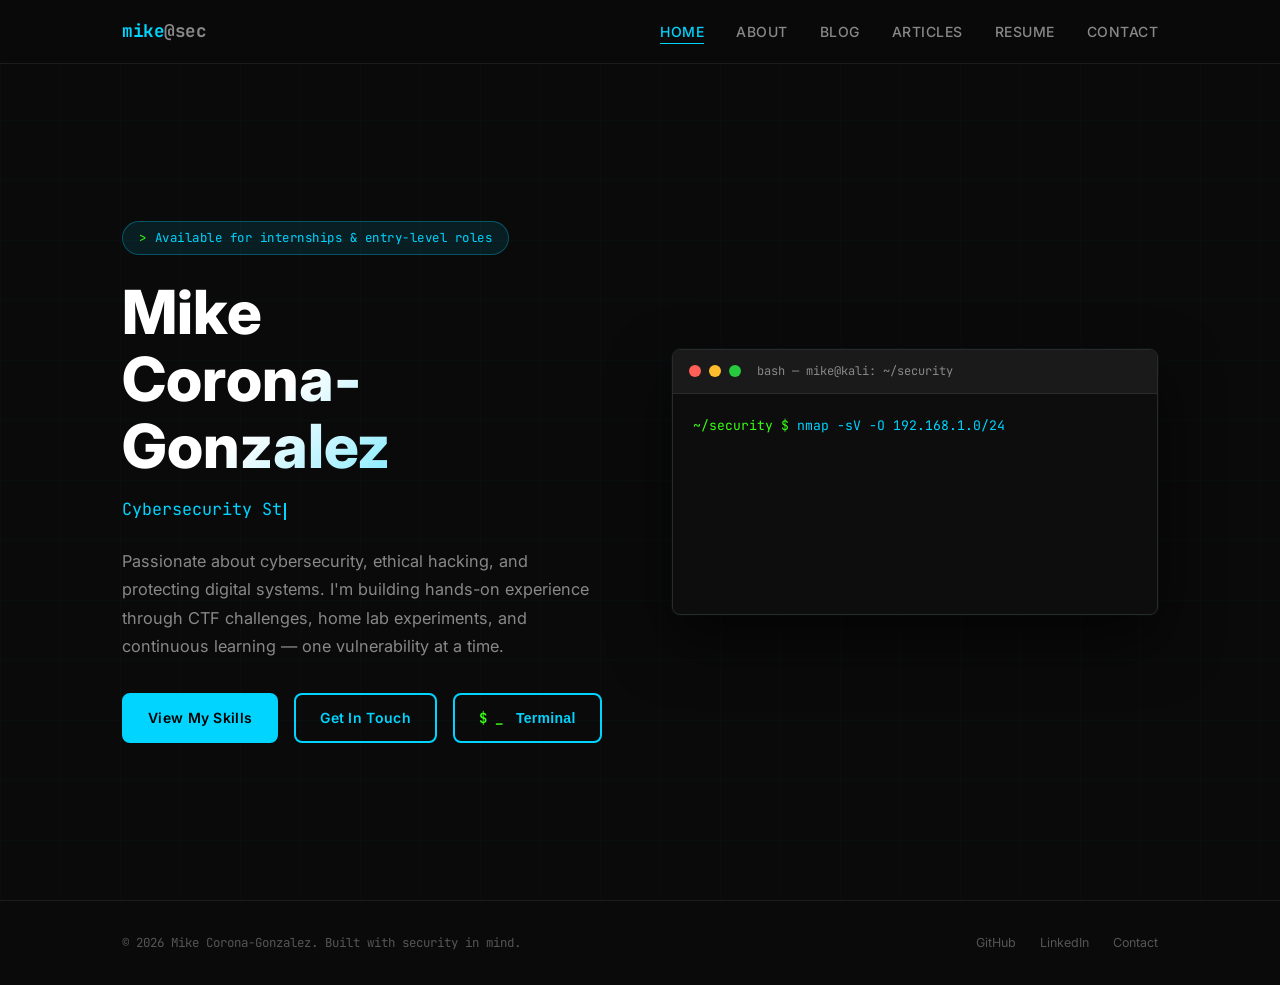
<file: index.html>
<!DOCTYPE html>
<html lang="en">
<head>
  <meta charset="UTF-8" />
  <meta name="viewport" content="width=device-width, initial-scale=1.0" />

  <!-- SEO -->
  <title>Mike Corona-Gonzalez | Cybersecurity Portfolio</title>
  <meta name="description" content="Cybersecurity student and aspiring security analyst. Portfolio showcasing skills in network security, ethical hacking, and CTF challenges." />
  <meta name="keywords" content="cybersecurity, security analyst, ethical hacking, network security, CTF, Nmap, Wireshark, Burp Suite, Metasploit, Mike Corona-Gonzalez" />
  <meta name="author" content="Mike Corona-Gonzalez" />
  <link rel="canonical" href="https://mikegonzo10.github.io/website/" />

  <!-- Open Graph -->
  <meta property="og:title" content="Mike Corona-Gonzalez | Cybersecurity Portfolio" />
  <meta property="og:description" content="Cybersecurity student and aspiring security analyst building skills in ethical hacking, network security, and CTF challenges." />
  <meta property="og:type" content="website" />
  <meta property="og:url" content="https://mikegonzo10.github.io/website/" />

  <!-- Twitter Card -->
  <meta name="twitter:card" content="summary" />
  <meta name="twitter:title" content="Mike Corona-Gonzalez | Cybersecurity Portfolio" />
  <meta name="twitter:description" content="Cybersecurity student and aspiring security analyst." />

  <!-- Favicon -->
  <link rel="icon" type="image/svg+xml" href="favicon.svg" />

  <!-- Fonts (preconnect for speed) -->
  <link rel="preconnect" href="https://fonts.googleapis.com" />
  <link rel="preconnect" href="https://fonts.gstatic.com" crossorigin />
  <link href="https://fonts.googleapis.com/css2?family=Inter:wght@400;500;600;700;800&family=JetBrains+Mono:wght@400;500;700&display=swap" rel="stylesheet" />

  <link rel="stylesheet" href="css/styles.css" />
</head>
<body>

  <!-- ===================== Navigation ===================== -->
  <nav class="nav" role="navigation" aria-label="Main navigation">
    <div class="nav-inner">
      <a href="index.html" class="nav-logo">mike<span>@sec</span></a>
      <button class="nav-toggle" aria-label="Toggle navigation menu" aria-expanded="false">
        <span></span><span></span><span></span>
      </button>
      <ul class="nav-links">
        <li><a href="index.html">Home</a></li>
        <li><a href="about.html">About</a></li>
        <li><a href="blog.html">Blog</a></li>
        <li><a href="linkedin.html">Articles</a></li>
        <li><a href="resume.html">Resume</a></li>
        <li><a href="contact.html">Contact</a></li>
      </ul>
    </div>
  </nav>

  <!-- ===================== Hero ===================== -->
  <section class="hero" aria-label="Introduction">
    <div class="hero-inner">

      <!-- Left: Text content -->
      <div class="hero-content">
        <div class="hero-badge">Available for internships &amp; entry-level roles</div>

        <h1 class="hero-name glitch">Mike<br>Corona-Gonzalez</h1>

        <div class="hero-title" aria-live="polite">
          <span class="typing-text"></span><span class="cursor" aria-hidden="true"></span>
        </div>

        <p class="hero-bio">
          Passionate about cybersecurity, ethical hacking, and protecting digital systems.
          I'm building hands-on experience through CTF challenges, home lab experiments,
          and continuous learning — one vulnerability at a time.
        </p>

        <div class="hero-cta">
          <a href="about.html" class="btn btn-primary">View My Skills</a>
          <a href="contact.html" class="btn btn-outline">Get In Touch</a>
          <button class="btn btn-outline easter-egg-trigger" title="Press Ctrl+` anytime to open terminal">
            <span class="font-mono text-green">$ _</span>&nbsp;Terminal
          </button>
        </div>
      </div>

      <!-- Right: Animated terminal -->
      <div class="terminal-window" aria-hidden="true">
        <div class="terminal-header">
          <span class="terminal-dot red"></span>
          <span class="terminal-dot yellow"></span>
          <span class="terminal-dot green"></span>
          <span class="terminal-title">bash — mike@kali: ~/security</span>
        </div>
        <div class="terminal-body">
          <!-- Lines injected by JS -->
        </div>
      </div>

    </div>
  </section>

  <!-- ===================== Easter Egg Terminal ===================== -->
  <div class="easter-egg-overlay" role="presentation"></div>
  <div class="easter-egg-terminal" role="dialog" aria-label="Secret terminal" aria-modal="true">
    <div class="terminal-header">
      <span class="terminal-dot red"></span>
      <span class="terminal-dot yellow"></span>
      <span class="terminal-dot green"></span>
      <span class="terminal-title">bash — secret terminal</span>
      <button class="easter-egg-close"
              style="margin-left:auto;background:none;border:none;color:#666;cursor:pointer;font-size:1.1rem;padding:0 0.25rem;"
              aria-label="Close terminal">✕</button>
    </div>
    <div class="easter-egg-body">
      <div class="easter-egg-output" aria-live="polite"></div>
      <div class="easter-egg-input-line">
        <span class="easter-egg-prompt">mike@portfolio:~$</span>
        <input type="text" class="easter-egg-input"
               placeholder="type 'help'…"
               autocomplete="off" spellcheck="false" aria-label="Terminal input" />
      </div>
    </div>
  </div>

  <!-- ===================== Footer ===================== -->
  <footer class="footer">
    <div class="footer-inner">
      <span class="footer-text">© 2026 Mike Corona-Gonzalez. Built with security in mind.</span>
      <nav class="footer-links" aria-label="Footer navigation">
        <a href="https://github.com/mikegonzo10" target="_blank" rel="noopener noreferrer">GitHub</a>
        <a href="https://linkedin.com/in/YOUR-LINKEDIN-HERE" target="_blank" rel="noopener noreferrer">LinkedIn</a>
        <a href="contact.html">Contact</a>
      </nav>
    </div>
  </footer>

  <script src="js/main.js"></script>
</body>
</html>
</file>
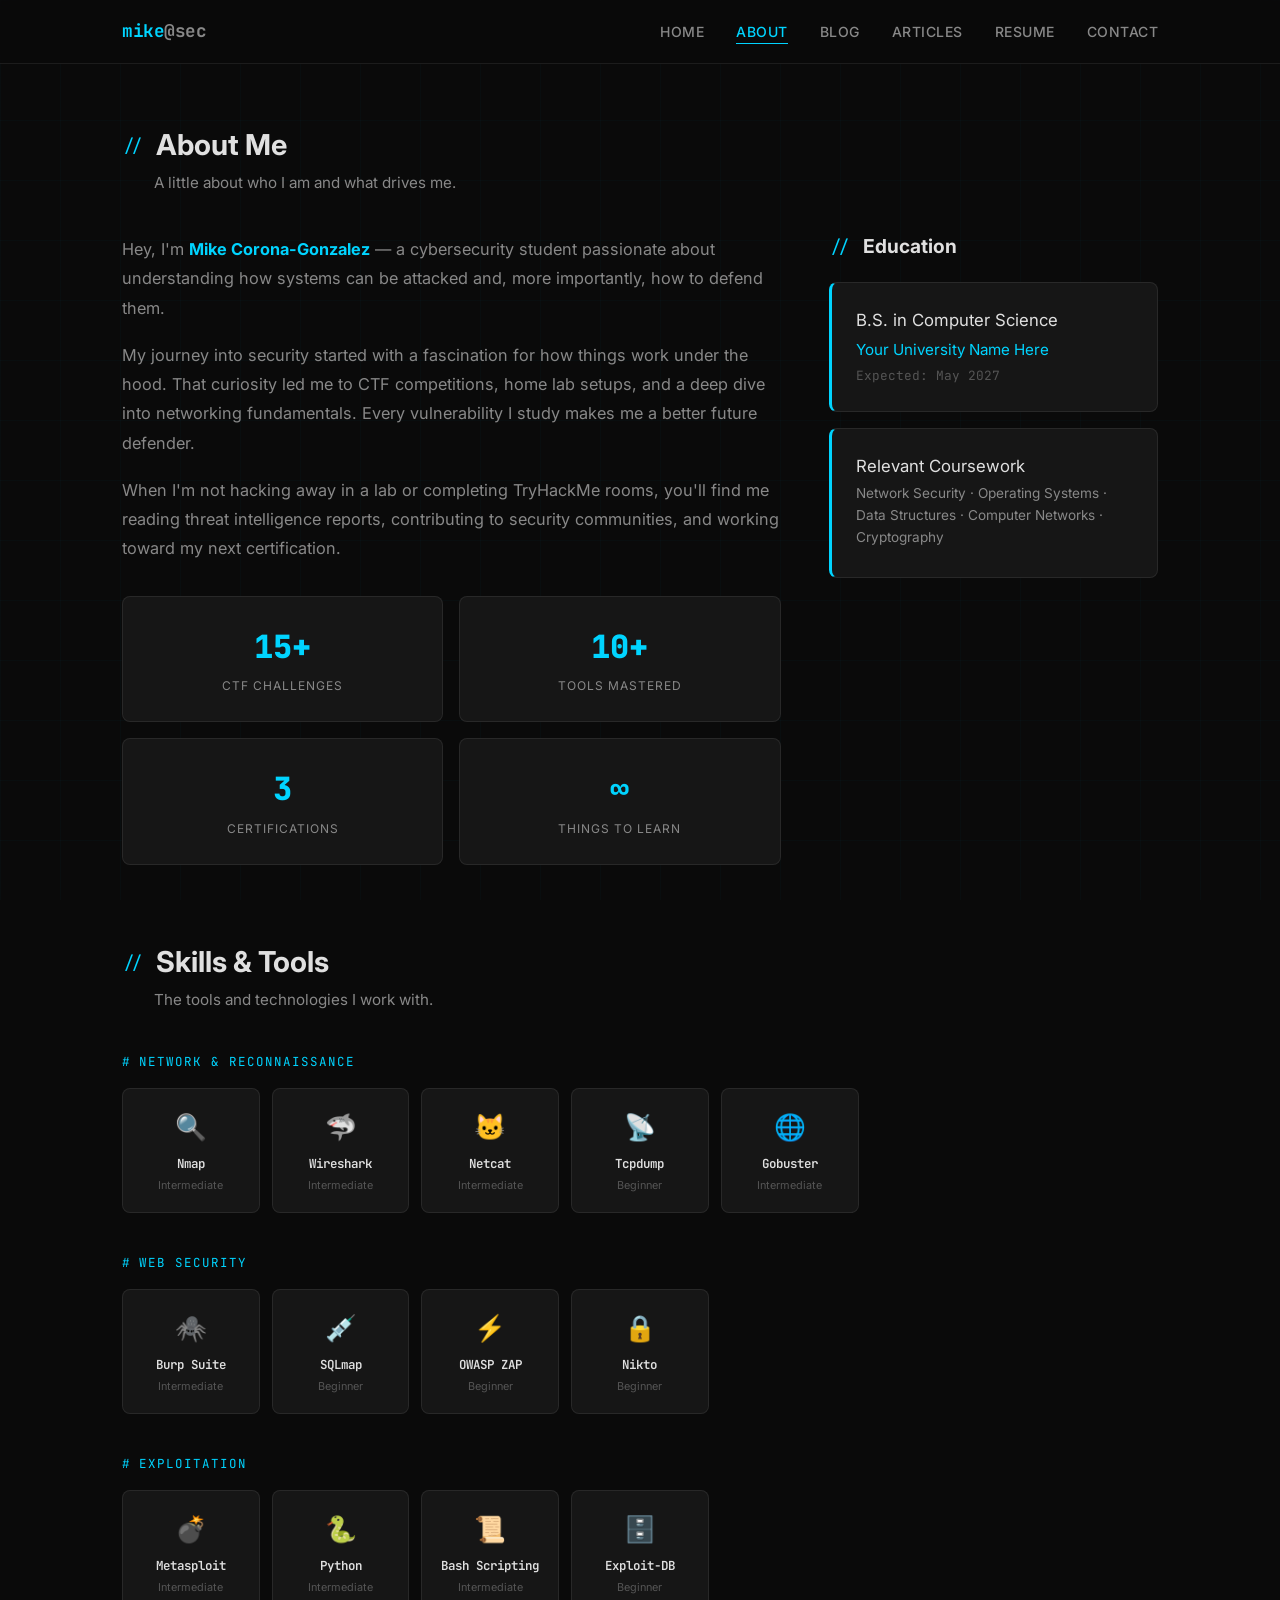
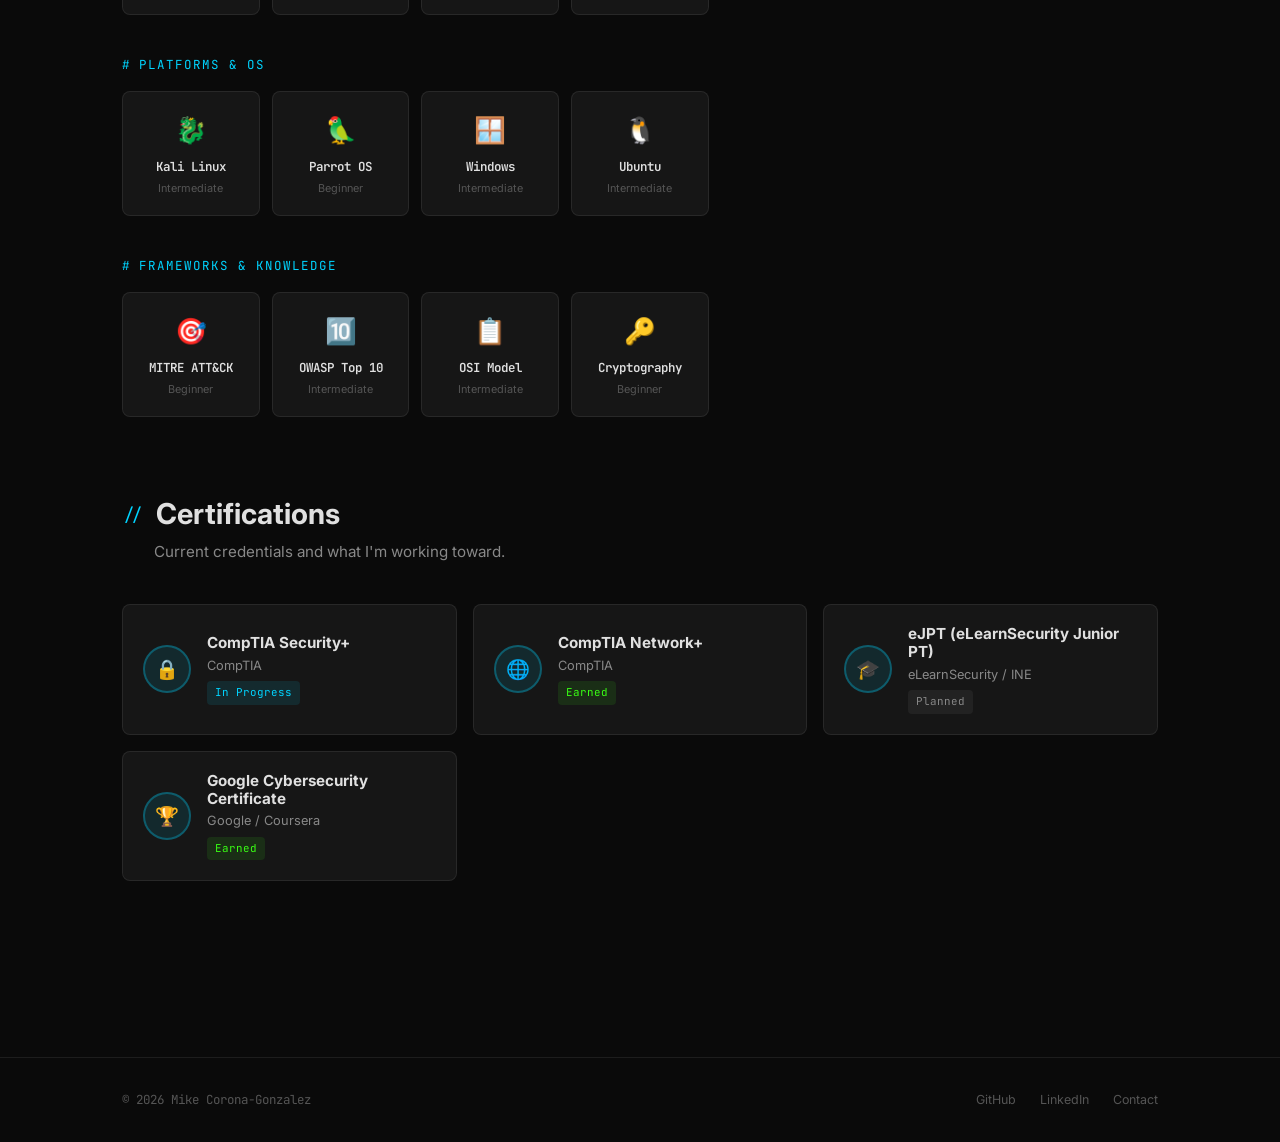
<file: about.html>
<!DOCTYPE html>
<html lang="en">
<head>
  <meta charset="UTF-8" />
  <meta name="viewport" content="width=device-width, initial-scale=1.0" />
  <title>About | Mike Corona-Gonzalez</title>
  <meta name="description" content="Learn about Mike Corona-Gonzalez — cybersecurity student with skills in Nmap, Wireshark, Metasploit, Burp Suite, and more." />
  <link rel="icon" type="image/svg+xml" href="favicon.svg" />
  <link rel="preconnect" href="https://fonts.googleapis.com" />
  <link rel="preconnect" href="https://fonts.gstatic.com" crossorigin />
  <link href="https://fonts.googleapis.com/css2?family=Inter:wght@400;500;600;700;800&family=JetBrains+Mono:wght@400;500;700&display=swap" rel="stylesheet" />
  <link rel="stylesheet" href="css/styles.css" />
</head>
<body>

  <nav class="nav">
    <div class="nav-inner">
      <a href="index.html" class="nav-logo">mike<span>@sec</span></a>
      <button class="nav-toggle" aria-label="Toggle navigation">
        <span></span><span></span><span></span>
      </button>
      <ul class="nav-links">
        <li><a href="index.html">Home</a></li>
        <li><a href="about.html">About</a></li>
        <li><a href="blog.html">Blog</a></li>
        <li><a href="linkedin.html">Articles</a></li>
        <li><a href="resume.html">Resume</a></li>
        <li><a href="contact.html">Contact</a></li>
      </ul>
    </div>
  </nav>

  <main class="page-main">
    <div class="container">

      <!-- ====== About Me ====== -->
      <section class="section">
        <h1 class="section-title">About Me</h1>
        <p class="section-subtitle">A little about who I am and what drives me.</p>

        <div class="about-grid">
          <div class="about-text">
            <!-- UPDATE: Replace this bio with your own -->
            <p>
              Hey, I'm <strong style="color:var(--accent)">Mike Corona-Gonzalez</strong> — a cybersecurity
              student passionate about understanding how systems can be attacked and, more importantly,
              how to defend them.
            </p>
            <p>
              My journey into security started with a fascination for how things work under the hood.
              That curiosity led me to CTF competitions, home lab setups, and a deep dive into
              networking fundamentals. Every vulnerability I study makes me a better future defender.
            </p>
            <p>
              When I'm not hacking away in a lab or completing TryHackMe rooms, you'll find me reading
              threat intelligence reports, contributing to security communities, and working toward my
              next certification.
            </p>
            <!-- UPDATE: Adjust numbers to reflect your actual experience -->
            <div class="about-stats">
              <div class="stat-item">
                <span class="stat-number">15+</span>
                <span class="stat-label">CTF Challenges</span>
              </div>
              <div class="stat-item">
                <span class="stat-number">10+</span>
                <span class="stat-label">Tools Mastered</span>
              </div>
              <div class="stat-item">
                <span class="stat-number">3</span>
                <span class="stat-label">Certifications</span>
              </div>
              <div class="stat-item">
                <span class="stat-number">∞</span>
                <span class="stat-label">Things to Learn</span>
              </div>
            </div>
          </div>

          <!-- Education (right column) -->
          <div>
            <h2 class="section-title" style="font-size:1.2rem;margin-bottom:1.5rem;">Education</h2>
            <!-- UPDATE: Replace with your actual school and degree -->
            <div class="edu-item">
              <div class="edu-degree">B.S. in Computer Science</div>
              <div class="edu-school">Your University Name Here</div>
              <div class="edu-date">Expected: May 2027</div>
            </div>
            <div class="edu-item">
              <div class="edu-degree">Relevant Coursework</div>
              <div class="edu-school" style="font-size:0.85rem;color:var(--text-secondary);">
                Network Security · Operating Systems · Data Structures ·
                Computer Networks · Cryptography
              </div>
            </div>
          </div>
        </div>
      </section>

      <!-- ====== Skills ====== -->
      <section class="section">
        <h2 class="section-title">Skills &amp; Tools</h2>
        <p class="section-subtitle">The tools and technologies I work with.</p>

        <!-- Network & Recon -->
        <div class="skills-category">
          <div class="skills-category-title">Network &amp; Reconnaissance</div>
          <div class="skills-grid">
            <div class="skill-card">
              <span class="skill-icon">🔍</span>
              <div class="skill-name">Nmap</div>
              <div class="skill-level">Intermediate</div>
            </div>
            <div class="skill-card">
              <span class="skill-icon">🦈</span>
              <div class="skill-name">Wireshark</div>
              <div class="skill-level">Intermediate</div>
            </div>
            <div class="skill-card">
              <span class="skill-icon">🐱</span>
              <div class="skill-name">Netcat</div>
              <div class="skill-level">Intermediate</div>
            </div>
            <div class="skill-card">
              <span class="skill-icon">📡</span>
              <div class="skill-name">Tcpdump</div>
              <div class="skill-level">Beginner</div>
            </div>
            <div class="skill-card">
              <span class="skill-icon">🌐</span>
              <div class="skill-name">Gobuster</div>
              <div class="skill-level">Intermediate</div>
            </div>
          </div>
        </div>

        <!-- Web Security -->
        <div class="skills-category">
          <div class="skills-category-title">Web Security</div>
          <div class="skills-grid">
            <div class="skill-card">
              <span class="skill-icon">🕷️</span>
              <div class="skill-name">Burp Suite</div>
              <div class="skill-level">Intermediate</div>
            </div>
            <div class="skill-card">
              <span class="skill-icon">💉</span>
              <div class="skill-name">SQLmap</div>
              <div class="skill-level">Beginner</div>
            </div>
            <div class="skill-card">
              <span class="skill-icon">⚡</span>
              <div class="skill-name">OWASP ZAP</div>
              <div class="skill-level">Beginner</div>
            </div>
            <div class="skill-card">
              <span class="skill-icon">🔒</span>
              <div class="skill-name">Nikto</div>
              <div class="skill-level">Beginner</div>
            </div>
          </div>
        </div>

        <!-- Exploitation & Post-Exploitation -->
        <div class="skills-category">
          <div class="skills-category-title">Exploitation</div>
          <div class="skills-grid">
            <div class="skill-card">
              <span class="skill-icon">💣</span>
              <div class="skill-name">Metasploit</div>
              <div class="skill-level">Intermediate</div>
            </div>
            <div class="skill-card">
              <span class="skill-icon">🐍</span>
              <div class="skill-name">Python</div>
              <div class="skill-level">Intermediate</div>
            </div>
            <div class="skill-card">
              <span class="skill-icon">📜</span>
              <div class="skill-name">Bash Scripting</div>
              <div class="skill-level">Intermediate</div>
            </div>
            <div class="skill-card">
              <span class="skill-icon">🗄️</span>
              <div class="skill-name">Exploit-DB</div>
              <div class="skill-level">Beginner</div>
            </div>
          </div>
        </div>

        <!-- Operating Systems & Platforms -->
        <div class="skills-category">
          <div class="skills-category-title">Platforms &amp; OS</div>
          <div class="skills-grid">
            <div class="skill-card">
              <span class="skill-icon">🐉</span>
              <div class="skill-name">Kali Linux</div>
              <div class="skill-level">Intermediate</div>
            </div>
            <div class="skill-card">
              <span class="skill-icon">🦜</span>
              <div class="skill-name">Parrot OS</div>
              <div class="skill-level">Beginner</div>
            </div>
            <div class="skill-card">
              <span class="skill-icon">🪟</span>
              <div class="skill-name">Windows</div>
              <div class="skill-level">Intermediate</div>
            </div>
            <div class="skill-card">
              <span class="skill-icon">🐧</span>
              <div class="skill-name">Ubuntu</div>
              <div class="skill-level">Intermediate</div>
            </div>
          </div>
        </div>

        <!-- Frameworks & Knowledge -->
        <div class="skills-category">
          <div class="skills-category-title">Frameworks &amp; Knowledge</div>
          <div class="skills-grid">
            <div class="skill-card">
              <span class="skill-icon">🎯</span>
              <div class="skill-name">MITRE ATT&amp;CK</div>
              <div class="skill-level">Beginner</div>
            </div>
            <div class="skill-card">
              <span class="skill-icon">🔟</span>
              <div class="skill-name">OWASP Top 10</div>
              <div class="skill-level">Intermediate</div>
            </div>
            <div class="skill-card">
              <span class="skill-icon">📋</span>
              <div class="skill-name">OSI Model</div>
              <div class="skill-level">Intermediate</div>
            </div>
            <div class="skill-card">
              <span class="skill-icon">🔑</span>
              <div class="skill-name">Cryptography</div>
              <div class="skill-level">Beginner</div>
            </div>
          </div>
        </div>
      </section>

      <!-- ====== Certifications ====== -->
      <section class="section">
        <h2 class="section-title">Certifications</h2>
        <p class="section-subtitle">Current credentials and what I'm working toward.</p>

        <div class="cert-list">
          <!-- UPDATE: Replace with your actual certifications -->
          <div class="cert-card">
            <div class="cert-badge">🔒</div>
            <div class="cert-info">
              <h4>CompTIA Security+</h4>
              <p>CompTIA</p>
              <span class="cert-status in-progress">In Progress</span>
            </div>
          </div>
          <div class="cert-card">
            <div class="cert-badge">🌐</div>
            <div class="cert-info">
              <h4>CompTIA Network+</h4>
              <p>CompTIA</p>
              <span class="cert-status earned">Earned</span>
            </div>
          </div>
          <div class="cert-card">
            <div class="cert-badge">🎓</div>
            <div class="cert-info">
              <h4>eJPT (eLearnSecurity Junior PT)</h4>
              <p>eLearnSecurity / INE</p>
              <span class="cert-status planned">Planned</span>
            </div>
          </div>
          <div class="cert-card">
            <div class="cert-badge">🏆</div>
            <div class="cert-info">
              <h4>Google Cybersecurity Certificate</h4>
              <p>Google / Coursera</p>
              <span class="cert-status earned">Earned</span>
            </div>
          </div>
        </div>
      </section>

    </div>
  </main>

  <!-- Easter Egg (available on all pages) -->
  <div class="easter-egg-overlay"></div>
  <div class="easter-egg-terminal">
    <div class="terminal-header">
      <span class="terminal-dot red"></span>
      <span class="terminal-dot yellow"></span>
      <span class="terminal-dot green"></span>
      <span class="terminal-title">bash — secret terminal</span>
      <button class="easter-egg-close"
              style="margin-left:auto;background:none;border:none;color:#666;cursor:pointer;font-size:1.1rem;padding:0 0.25rem;">✕</button>
    </div>
    <div class="easter-egg-body">
      <div class="easter-egg-output"></div>
      <div class="easter-egg-input-line">
        <span class="easter-egg-prompt">mike@portfolio:~$</span>
        <input type="text" class="easter-egg-input" placeholder="type 'help'…" autocomplete="off" spellcheck="false" />
      </div>
    </div>
  </div>

  <footer class="footer">
    <div class="footer-inner">
      <span class="footer-text">© 2026 Mike Corona-Gonzalez</span>
      <nav class="footer-links">
        <a href="https://github.com/mikegonzo10" target="_blank" rel="noopener noreferrer">GitHub</a>
        <a href="https://linkedin.com/in/YOUR-LINKEDIN-HERE" target="_blank" rel="noopener noreferrer">LinkedIn</a>
        <a href="contact.html">Contact</a>
      </nav>
    </div>
  </footer>

  <script src="js/main.js"></script>
</body>
</html>
</file>
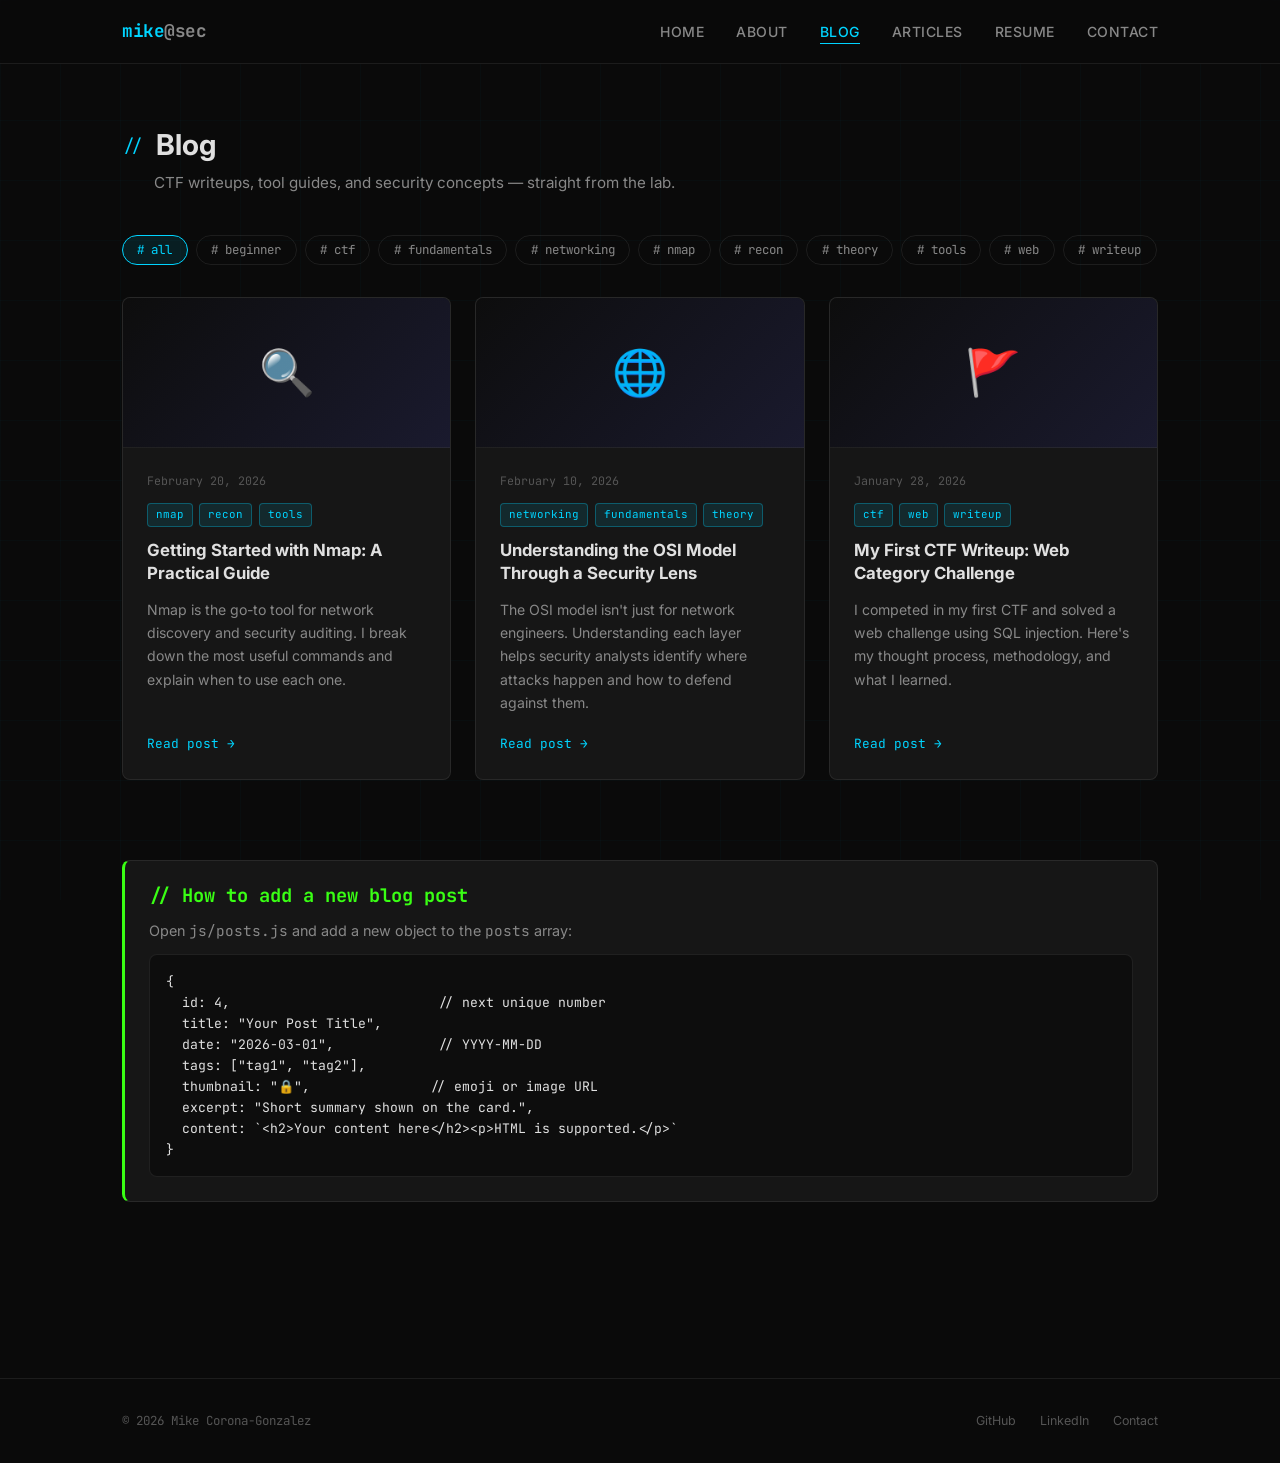
<file: blog.html>
<!DOCTYPE html>
<html lang="en">
<head>
  <meta charset="UTF-8" />
  <meta name="viewport" content="width=device-width, initial-scale=1.0" />
  <title>Blog | Mike Corona-Gonzalez</title>
  <meta name="description" content="Cybersecurity blog covering CTF writeups, tool tutorials, and security concepts." />
  <link rel="icon" type="image/svg+xml" href="favicon.svg" />
  <link rel="preconnect" href="https://fonts.googleapis.com" />
  <link rel="preconnect" href="https://fonts.gstatic.com" crossorigin />
  <link href="https://fonts.googleapis.com/css2?family=Inter:wght@400;500;600;700;800&family=JetBrains+Mono:wght@400;500;700&display=swap" rel="stylesheet" />
  <link rel="stylesheet" href="css/styles.css" />
</head>
<body>

  <nav class="nav">
    <div class="nav-inner">
      <a href="index.html" class="nav-logo">mike<span>@sec</span></a>
      <button class="nav-toggle" aria-label="Toggle navigation">
        <span></span><span></span><span></span>
      </button>
      <ul class="nav-links">
        <li><a href="index.html">Home</a></li>
        <li><a href="about.html">About</a></li>
        <li><a href="blog.html">Blog</a></li>
        <li><a href="linkedin.html">Articles</a></li>
        <li><a href="resume.html">Resume</a></li>
        <li><a href="contact.html">Contact</a></li>
      </ul>
    </div>
  </nav>

  <main class="page-main">
    <div class="container">

      <section class="section">
        <h1 class="section-title">Blog</h1>
        <p class="section-subtitle">CTF writeups, tool guides, and security concepts — straight from the lab.</p>

        <!-- Tag filter buttons — populated by JS -->
        <div class="tag-filter" role="group" aria-label="Filter posts by tag"></div>

        <!-- Blog post grid — populated by JS -->
        <div class="blog-grid" aria-live="polite"></div>

        <!-- Shown when no posts match filter -->
        <div class="no-results hidden">
          <p>No posts found for that tag.</p>
        </div>
      </section>

      <!-- ====== How to add posts ====== -->
      <section class="section">
        <div class="card" style="border-left:3px solid var(--accent-green);">
          <h3 class="font-mono text-green" style="margin-bottom:0.75rem;">// How to add a new blog post</h3>
          <p style="color:var(--text-secondary);font-size:0.9rem;margin-bottom:0.75rem;">
            Open <code>js/posts.js</code> and add a new object to the <code>posts</code> array:
          </p>
          <pre style="background:#0d0d0d;border:1px solid var(--border);border-radius:var(--radius);padding:1rem;overflow-x:auto;font-size:0.82rem;color:var(--text-primary);margin:0;"><code>{
  id: 4,                          // next unique number
  title: "Your Post Title",
  date: "2026-03-01",             // YYYY-MM-DD
  tags: ["tag1", "tag2"],
  thumbnail: "🔒",               // emoji or image URL
  excerpt: "Short summary shown on the card.",
  content: `&lt;h2&gt;Your content here&lt;/h2&gt;&lt;p&gt;HTML is supported.&lt;/p&gt;`
}</code></pre>
        </div>
      </section>

    </div>
  </main>

  <div class="easter-egg-overlay"></div>
  <div class="easter-egg-terminal">
    <div class="terminal-header">
      <span class="terminal-dot red"></span>
      <span class="terminal-dot yellow"></span>
      <span class="terminal-dot green"></span>
      <span class="terminal-title">bash — secret terminal</span>
      <button class="easter-egg-close" style="margin-left:auto;background:none;border:none;color:#666;cursor:pointer;font-size:1.1rem;padding:0 0.25rem;">✕</button>
    </div>
    <div class="easter-egg-body">
      <div class="easter-egg-output"></div>
      <div class="easter-egg-input-line">
        <span class="easter-egg-prompt">mike@portfolio:~$</span>
        <input type="text" class="easter-egg-input" placeholder="type 'help'…" autocomplete="off" spellcheck="false" />
      </div>
    </div>
  </div>

  <footer class="footer">
    <div class="footer-inner">
      <span class="footer-text">© 2026 Mike Corona-Gonzalez</span>
      <nav class="footer-links">
        <a href="https://github.com/mikegonzo10" target="_blank" rel="noopener noreferrer">GitHub</a>
        <a href="https://linkedin.com/in/YOUR-LINKEDIN-HERE" target="_blank" rel="noopener noreferrer">LinkedIn</a>
        <a href="contact.html">Contact</a>
      </nav>
    </div>
  </footer>

  <script src="js/posts.js"></script>
  <script src="js/main.js"></script>
</body>
</html>
</file>
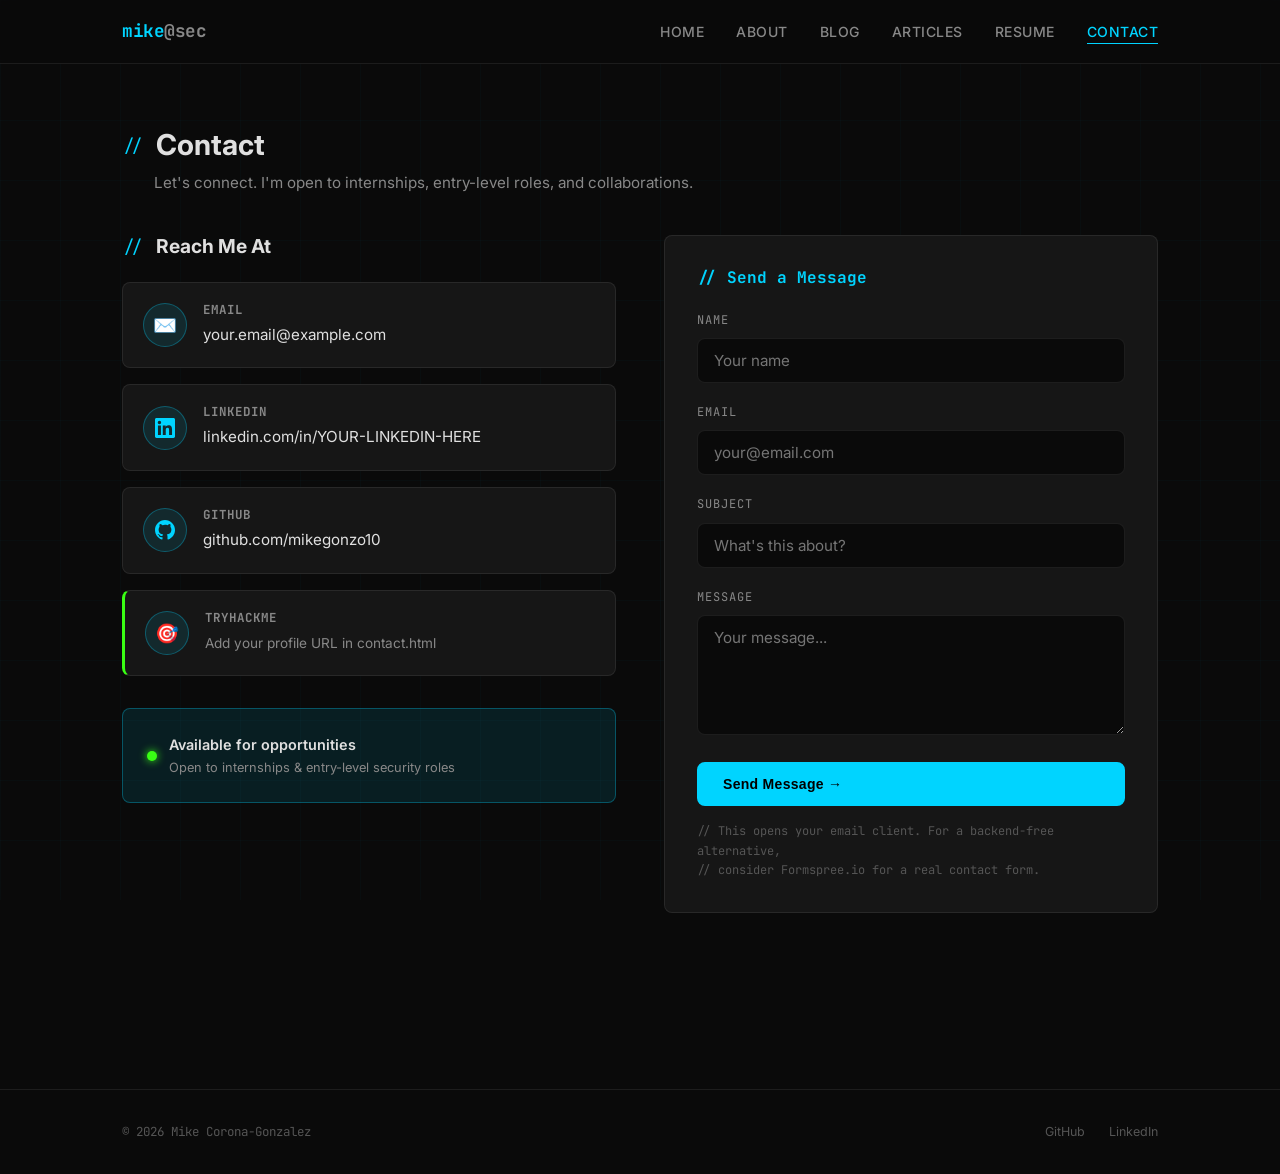
<file: contact.html>
<!DOCTYPE html>
<html lang="en">
<head>
  <meta charset="UTF-8" />
  <meta name="viewport" content="width=device-width, initial-scale=1.0" />
  <title>Contact | Mike Corona-Gonzalez</title>
  <meta name="description" content="Get in touch with Mike Corona-Gonzalez — cybersecurity student open to internships and entry-level security roles." />
  <link rel="icon" type="image/svg+xml" href="favicon.svg" />
  <link rel="preconnect" href="https://fonts.googleapis.com" />
  <link rel="preconnect" href="https://fonts.gstatic.com" crossorigin />
  <link href="https://fonts.googleapis.com/css2?family=Inter:wght@400;500;600;700;800&family=JetBrains+Mono:wght@400;500;700&display=swap" rel="stylesheet" />
  <link rel="stylesheet" href="css/styles.css" />
</head>
<body>

  <nav class="nav">
    <div class="nav-inner">
      <a href="index.html" class="nav-logo">mike<span>@sec</span></a>
      <button class="nav-toggle" aria-label="Toggle navigation">
        <span></span><span></span><span></span>
      </button>
      <ul class="nav-links">
        <li><a href="index.html">Home</a></li>
        <li><a href="about.html">About</a></li>
        <li><a href="blog.html">Blog</a></li>
        <li><a href="linkedin.html">Articles</a></li>
        <li><a href="resume.html">Resume</a></li>
        <li><a href="contact.html">Contact</a></li>
      </ul>
    </div>
  </nav>

  <main class="page-main">
    <div class="container">

      <section class="section">
        <h1 class="section-title">Contact</h1>
        <p class="section-subtitle">Let's connect. I'm open to internships, entry-level roles, and collaborations.</p>

        <div class="contact-grid">

          <!-- Contact info cards -->
          <div>
            <h2 class="section-title" style="font-size:1.2rem;margin-bottom:1.5rem;">Reach Me At</h2>
            <div class="contact-info">

              <!-- UPDATE: Replace with your actual email -->
              <a href="mailto:your.email@example.com" class="contact-card" style="text-decoration:none;">
                <div class="contact-icon">✉️</div>
                <div class="contact-details">
                  <h4>Email</h4>
                  <span>your.email@example.com</span>
                </div>
              </a>

              <!-- UPDATE: Replace YOUR-LINKEDIN-HERE with your LinkedIn username -->
              <a href="https://linkedin.com/in/YOUR-LINKEDIN-HERE" target="_blank" rel="noopener noreferrer" class="contact-card" style="text-decoration:none;">
                <div class="contact-icon">
                  <svg width="20" height="20" viewBox="0 0 24 24" fill="currentColor" style="color:var(--accent)">
                    <path d="M20.447 20.452h-3.554v-5.569c0-1.328-.027-3.037-1.852-3.037-1.853 0-2.136 1.445-2.136 2.939v5.667H9.351V9h3.414v1.561h.046c.477-.9 1.637-1.85 3.37-1.85 3.601 0 4.267 2.37 4.267 5.455v6.286zM5.337 7.433a2.062 2.062 0 01-2.063-2.065 2.064 2.064 0 112.063 2.065zm1.782 13.019H3.555V9h3.564v11.452zM22.225 0H1.771C.792 0 0 .774 0 1.729v20.542C0 23.227.792 24 1.771 24h20.451C23.2 24 24 23.227 24 22.271V1.729C24 .774 23.2 0 22.222 0h.003z"/>
                  </svg>
                </div>
                <div class="contact-details">
                  <h4>LinkedIn</h4>
                  <span>linkedin.com/in/YOUR-LINKEDIN-HERE</span>
                </div>
              </a>

              <a href="https://github.com/mikegonzo10" target="_blank" rel="noopener noreferrer" class="contact-card" style="text-decoration:none;">
                <div class="contact-icon">
                  <svg width="20" height="20" viewBox="0 0 24 24" fill="currentColor" style="color:var(--accent)">
                    <path d="M12 0C5.374 0 0 5.373 0 12c0 5.302 3.438 9.8 8.207 11.387.599.111.793-.261.793-.577v-2.234c-3.338.726-4.033-1.416-4.033-1.416-.546-1.387-1.333-1.756-1.333-1.756-1.089-.745.083-.729.083-.729 1.205.084 1.839 1.237 1.839 1.237 1.07 1.834 2.807 1.304 3.492.997.107-.775.418-1.305.762-1.604-2.665-.305-5.467-1.334-5.467-5.931 0-1.311.469-2.381 1.236-3.221-.124-.303-.535-1.524.117-3.176 0 0 1.008-.322 3.301 1.23A11.509 11.509 0 0112 5.803c1.02.005 2.047.138 3.006.404 2.291-1.552 3.297-1.23 3.297-1.23.653 1.653.242 2.874.118 3.176.77.84 1.235 1.911 1.235 3.221 0 4.609-2.807 5.624-5.479 5.921.43.372.823 1.102.823 2.222v3.293c0 .319.192.694.801.576C20.566 21.797 24 17.3 24 12c0-6.627-5.373-12-12-12z"/>
                  </svg>
                </div>
                <div class="contact-details">
                  <h4>GitHub</h4>
                  <span>github.com/mikegonzo10</span>
                </div>
              </a>

              <!-- Optional: TryHackMe / HackTheBox profile -->
              <div class="contact-card" style="border-left:3px solid var(--accent-green);">
                <div class="contact-icon">🎯</div>
                <div class="contact-details">
                  <h4>TryHackMe</h4>
                  <span style="color:var(--text-secondary);font-size:0.85rem;">Add your profile URL in contact.html</span>
                </div>
              </div>

            </div>

            <!-- Availability banner -->
            <div class="card mt-2" style="border-color:var(--border-accent);background:var(--accent-dim);">
              <div style="display:flex;align-items:center;gap:0.75rem;">
                <span style="width:10px;height:10px;border-radius:50%;background:var(--accent-green);flex-shrink:0;box-shadow:0 0 8px var(--accent-green);"></span>
                <div>
                  <div style="font-size:0.9rem;color:var(--text-primary);font-weight:600;">Available for opportunities</div>
                  <div style="font-size:0.8rem;color:var(--text-secondary);margin-top:0.1rem;">Open to internships &amp; entry-level security roles</div>
                </div>
              </div>
            </div>
          </div>

          <!-- Contact form -->
          <div class="contact-form">
            <h3>// Send a Message</h3>
            <!--
              This form uses mailto: — it opens the user's email client.
              For a real contact form with server handling, consider Formspree, Netlify Forms, or similar.
              UPDATE: Replace "your.email@example.com" with your actual email.
            -->
            <form action="mailto:your.email@example.com" method="post" enctype="text/plain" onsubmit="return handleFormSubmit(event)">
              <div class="form-group">
                <label for="name">Name</label>
                <input type="text" id="name" name="name" placeholder="Your name" required />
              </div>
              <div class="form-group">
                <label for="email">Email</label>
                <input type="email" id="email" name="email" placeholder="your@email.com" required />
              </div>
              <div class="form-group">
                <label for="subject">Subject</label>
                <input type="text" id="subject" name="subject" placeholder="What's this about?" />
              </div>
              <div class="form-group">
                <label for="message">Message</label>
                <textarea id="message" name="message" placeholder="Your message..." required></textarea>
              </div>
              <button type="submit" class="btn btn-primary" style="width:100%;">Send Message →</button>
            </form>
            <p style="font-size:0.75rem;color:var(--text-muted);margin-top:1rem;font-family:var(--font-mono);">
              // This opens your email client. For a backend-free alternative,<br>
              // consider Formspree.io for a real contact form.
            </p>
          </div>

        </div>
      </section>

    </div>
  </main>

  <div class="easter-egg-overlay"></div>
  <div class="easter-egg-terminal">
    <div class="terminal-header">
      <span class="terminal-dot red"></span>
      <span class="terminal-dot yellow"></span>
      <span class="terminal-dot green"></span>
      <span class="terminal-title">bash — secret terminal</span>
      <button class="easter-egg-close" style="margin-left:auto;background:none;border:none;color:#666;cursor:pointer;font-size:1.1rem;padding:0 0.25rem;">✕</button>
    </div>
    <div class="easter-egg-body">
      <div class="easter-egg-output"></div>
      <div class="easter-egg-input-line">
        <span class="easter-egg-prompt">mike@portfolio:~$</span>
        <input type="text" class="easter-egg-input" placeholder="type 'help'…" autocomplete="off" spellcheck="false" />
      </div>
    </div>
  </div>

  <footer class="footer">
    <div class="footer-inner">
      <span class="footer-text">© 2026 Mike Corona-Gonzalez</span>
      <nav class="footer-links">
        <a href="https://github.com/mikegonzo10" target="_blank" rel="noopener noreferrer">GitHub</a>
        <a href="https://linkedin.com/in/YOUR-LINKEDIN-HERE" target="_blank" rel="noopener noreferrer">LinkedIn</a>
      </nav>
    </div>
  </footer>

  <script src="js/main.js"></script>
  <script>
    function handleFormSubmit(e) {
      // Using mailto: is the simplest approach without a backend.
      // The form will open the user's default email client.
      return true;
    }
  </script>
</body>
</html>
</file>
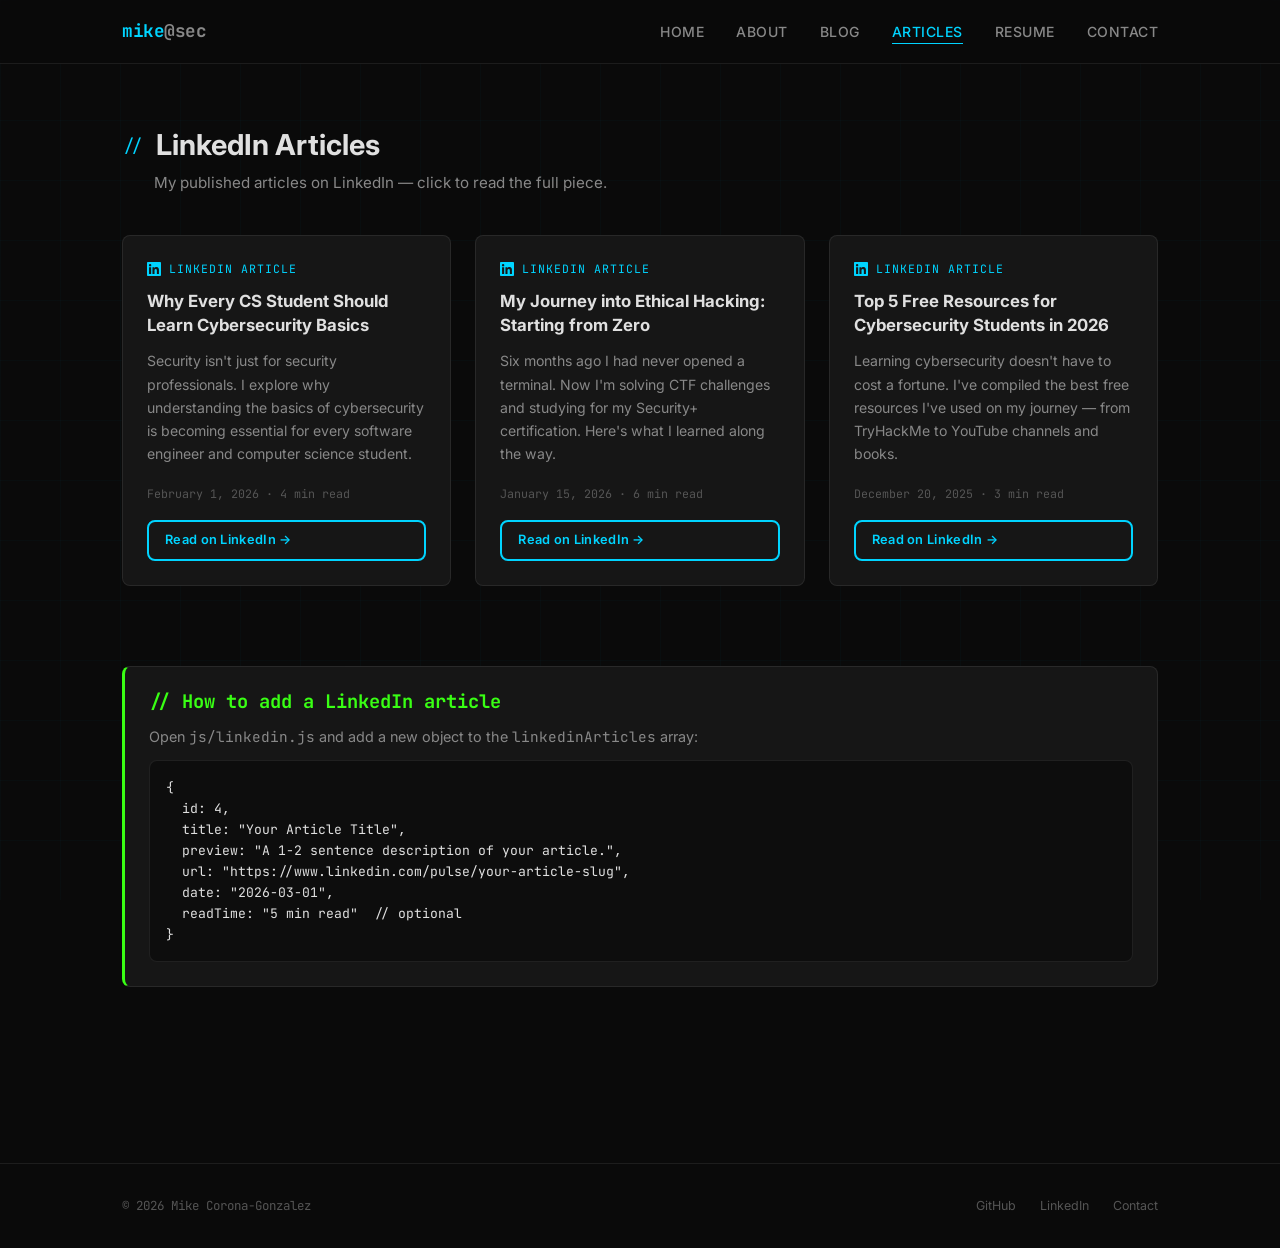
<file: linkedin.html>
<!DOCTYPE html>
<html lang="en">
<head>
  <meta charset="UTF-8" />
  <meta name="viewport" content="width=device-width, initial-scale=1.0" />
  <title>LinkedIn Articles | Mike Corona-Gonzalez</title>
  <meta name="description" content="LinkedIn articles by Mike Corona-Gonzalez on cybersecurity, ethical hacking, and career insights." />
  <link rel="icon" type="image/svg+xml" href="favicon.svg" />
  <link rel="preconnect" href="https://fonts.googleapis.com" />
  <link rel="preconnect" href="https://fonts.gstatic.com" crossorigin />
  <link href="https://fonts.googleapis.com/css2?family=Inter:wght@400;500;600;700;800&family=JetBrains+Mono:wght@400;500;700&display=swap" rel="stylesheet" />
  <link rel="stylesheet" href="css/styles.css" />
</head>
<body>

  <nav class="nav">
    <div class="nav-inner">
      <a href="index.html" class="nav-logo">mike<span>@sec</span></a>
      <button class="nav-toggle" aria-label="Toggle navigation">
        <span></span><span></span><span></span>
      </button>
      <ul class="nav-links">
        <li><a href="index.html">Home</a></li>
        <li><a href="about.html">About</a></li>
        <li><a href="blog.html">Blog</a></li>
        <li><a href="linkedin.html">Articles</a></li>
        <li><a href="resume.html">Resume</a></li>
        <li><a href="contact.html">Contact</a></li>
      </ul>
    </div>
  </nav>

  <main class="page-main">
    <div class="container">

      <section class="section">
        <h1 class="section-title">LinkedIn Articles</h1>
        <p class="section-subtitle">My published articles on LinkedIn — click to read the full piece.</p>

        <!-- Articles injected by JS from linkedin.js -->
        <div class="articles-grid" aria-live="polite"></div>
      </section>

      <!-- How to add articles -->
      <section class="section">
        <div class="card" style="border-left:3px solid var(--accent-green);">
          <h3 class="font-mono text-green" style="margin-bottom:0.75rem;">// How to add a LinkedIn article</h3>
          <p style="color:var(--text-secondary);font-size:0.9rem;margin-bottom:0.75rem;">
            Open <code>js/linkedin.js</code> and add a new object to the <code>linkedinArticles</code> array:
          </p>
          <pre style="background:#0d0d0d;border:1px solid var(--border);border-radius:var(--radius);padding:1rem;overflow-x:auto;font-size:0.82rem;color:var(--text-primary);margin:0;"><code>{
  id: 4,
  title: "Your Article Title",
  preview: "A 1-2 sentence description of your article.",
  url: "https://www.linkedin.com/pulse/your-article-slug",
  date: "2026-03-01",
  readTime: "5 min read"  // optional
}</code></pre>
        </div>
      </section>

    </div>
  </main>

  <div class="easter-egg-overlay"></div>
  <div class="easter-egg-terminal">
    <div class="terminal-header">
      <span class="terminal-dot red"></span>
      <span class="terminal-dot yellow"></span>
      <span class="terminal-dot green"></span>
      <span class="terminal-title">bash — secret terminal</span>
      <button class="easter-egg-close" style="margin-left:auto;background:none;border:none;color:#666;cursor:pointer;font-size:1.1rem;padding:0 0.25rem;">✕</button>
    </div>
    <div class="easter-egg-body">
      <div class="easter-egg-output"></div>
      <div class="easter-egg-input-line">
        <span class="easter-egg-prompt">mike@portfolio:~$</span>
        <input type="text" class="easter-egg-input" placeholder="type 'help'…" autocomplete="off" spellcheck="false" />
      </div>
    </div>
  </div>

  <footer class="footer">
    <div class="footer-inner">
      <span class="footer-text">© 2026 Mike Corona-Gonzalez</span>
      <nav class="footer-links">
        <a href="https://github.com/mikegonzo10" target="_blank" rel="noopener noreferrer">GitHub</a>
        <a href="https://linkedin.com/in/YOUR-LINKEDIN-HERE" target="_blank" rel="noopener noreferrer">LinkedIn</a>
        <a href="contact.html">Contact</a>
      </nav>
    </div>
  </footer>

  <script src="js/linkedin.js"></script>
  <script src="js/main.js"></script>
</body>
</html>
</file>
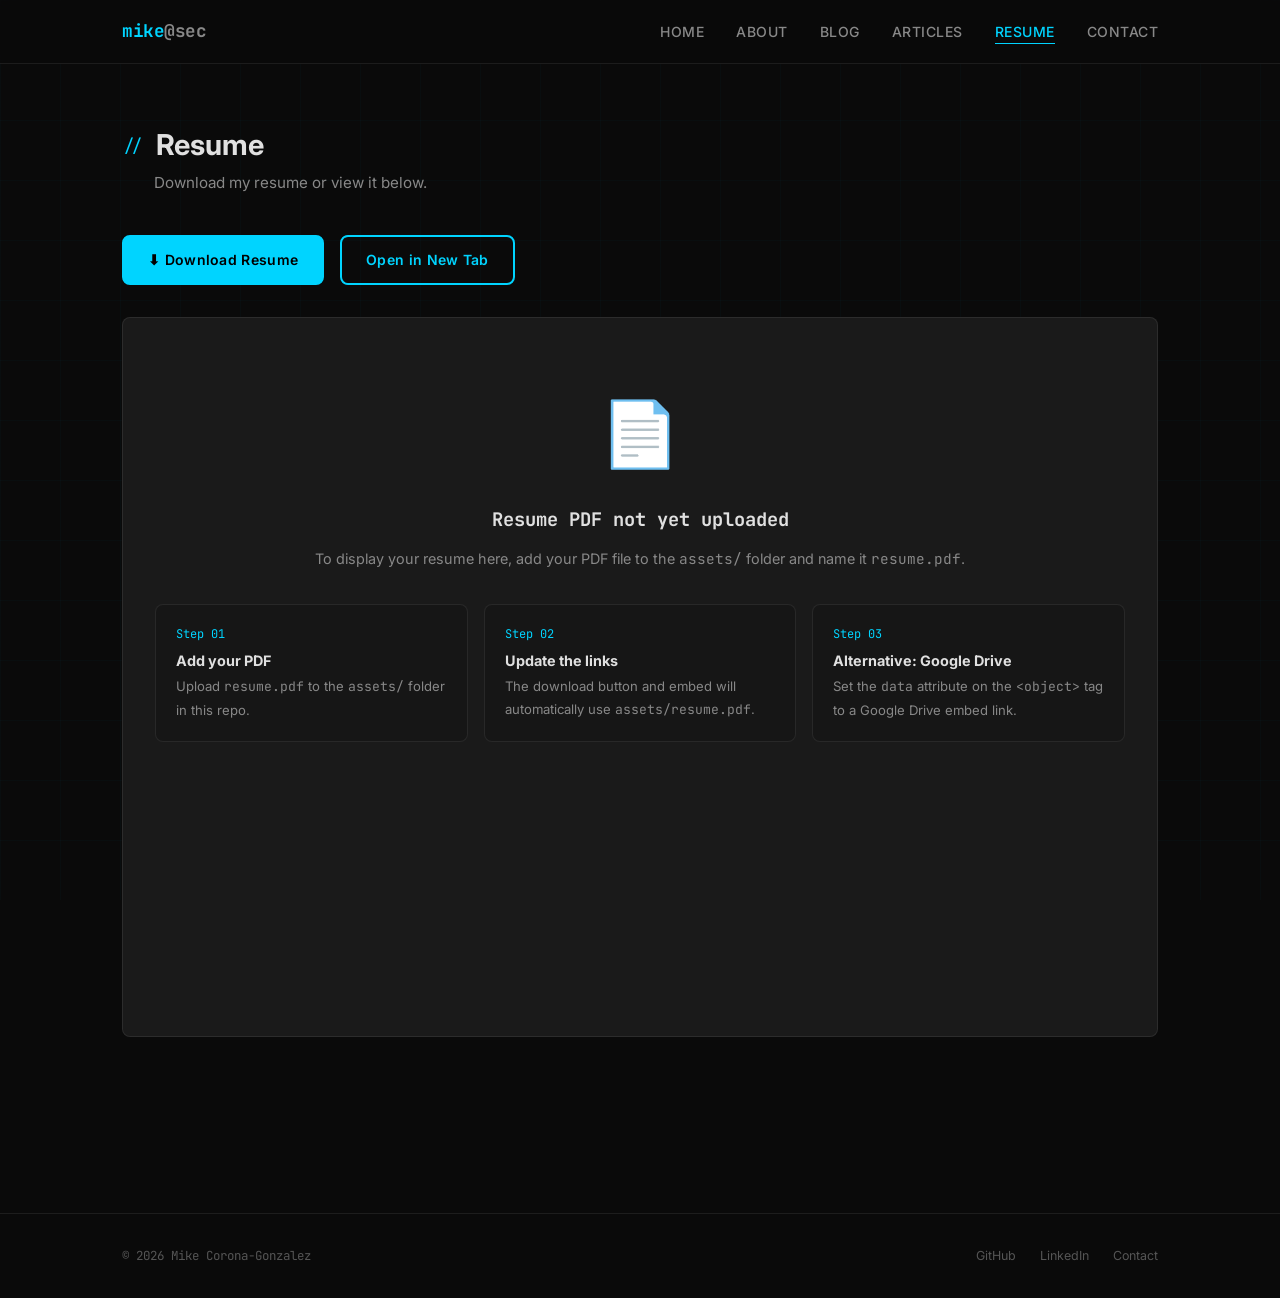
<file: resume.html>
<!DOCTYPE html>
<html lang="en">
<head>
  <meta charset="UTF-8" />
  <meta name="viewport" content="width=device-width, initial-scale=1.0" />
  <title>Resume | Mike Corona-Gonzalez</title>
  <meta name="description" content="Resume of Mike Corona-Gonzalez — cybersecurity student and aspiring security analyst." />
  <link rel="icon" type="image/svg+xml" href="favicon.svg" />
  <link rel="preconnect" href="https://fonts.googleapis.com" />
  <link rel="preconnect" href="https://fonts.gstatic.com" crossorigin />
  <link href="https://fonts.googleapis.com/css2?family=Inter:wght@400;500;600;700;800&family=JetBrains+Mono:wght@400;500;700&display=swap" rel="stylesheet" />
  <link rel="stylesheet" href="css/styles.css" />
</head>
<body>

  <nav class="nav">
    <div class="nav-inner">
      <a href="index.html" class="nav-logo">mike<span>@sec</span></a>
      <button class="nav-toggle" aria-label="Toggle navigation">
        <span></span><span></span><span></span>
      </button>
      <ul class="nav-links">
        <li><a href="index.html">Home</a></li>
        <li><a href="about.html">About</a></li>
        <li><a href="blog.html">Blog</a></li>
        <li><a href="linkedin.html">Articles</a></li>
        <li><a href="resume.html">Resume</a></li>
        <li><a href="contact.html">Contact</a></li>
      </ul>
    </div>
  </nav>

  <main class="page-main">
    <div class="container">

      <section class="section">
        <h1 class="section-title">Resume</h1>
        <p class="section-subtitle">Download my resume or view it below.</p>

        <!-- Action buttons -->
        <div class="resume-actions">
          <!--
            UPDATE: Change the href to your actual resume PDF path.
            Options:
              1. Add your PDF to the repo as "assets/resume.pdf" and set href="assets/resume.pdf"
              2. Use a Google Drive share link
              3. Use a Dropbox/OneDrive link
          -->
          <a href="assets/resume.pdf" download="Mike-Corona-Gonzalez-Resume.pdf" class="btn btn-primary">
            ⬇ Download Resume
          </a>
          <a href="assets/resume.pdf" target="_blank" rel="noopener noreferrer" class="btn btn-outline">
            Open in New Tab
          </a>
        </div>

        <!-- PDF embed area -->
        <div class="resume-embed">
          <!--
            UPDATE: Replace "assets/resume.pdf" with your actual PDF path.
            The <object> tag works better than <iframe> for PDFs across browsers.
          -->
          <object data="assets/resume.pdf" type="application/pdf" width="100%" height="100%">
            <!-- Fallback if PDF can't be embedded -->
            <div class="resume-placeholder">
              <span class="placeholder-icon">📄</span>
              <h3>Resume PDF not yet uploaded</h3>
              <p>
                To display your resume here, add your PDF file to the <code>assets/</code> folder
                and name it <code>resume.pdf</code>.
              </p>
              <div class="resume-steps">
                <div class="resume-step">
                  <div class="resume-step-num">Step 01</div>
                  <h4>Add your PDF</h4>
                  <p>Upload <code>resume.pdf</code> to the <code>assets/</code> folder in this repo.</p>
                </div>
                <div class="resume-step">
                  <div class="resume-step-num">Step 02</div>
                  <h4>Update the links</h4>
                  <p>The download button and embed will automatically use <code>assets/resume.pdf</code>.</p>
                </div>
                <div class="resume-step">
                  <div class="resume-step-num">Step 03</div>
                  <h4>Alternative: Google Drive</h4>
                  <p>Set the <code>data</code> attribute on the <code>&lt;object&gt;</code> tag to a Google Drive embed link.</p>
                </div>
              </div>
            </div>
          </object>
        </div>
      </section>

    </div>
  </main>

  <div class="easter-egg-overlay"></div>
  <div class="easter-egg-terminal">
    <div class="terminal-header">
      <span class="terminal-dot red"></span>
      <span class="terminal-dot yellow"></span>
      <span class="terminal-dot green"></span>
      <span class="terminal-title">bash — secret terminal</span>
      <button class="easter-egg-close" style="margin-left:auto;background:none;border:none;color:#666;cursor:pointer;font-size:1.1rem;padding:0 0.25rem;">✕</button>
    </div>
    <div class="easter-egg-body">
      <div class="easter-egg-output"></div>
      <div class="easter-egg-input-line">
        <span class="easter-egg-prompt">mike@portfolio:~$</span>
        <input type="text" class="easter-egg-input" placeholder="type 'help'…" autocomplete="off" spellcheck="false" />
      </div>
    </div>
  </div>

  <footer class="footer">
    <div class="footer-inner">
      <span class="footer-text">© 2026 Mike Corona-Gonzalez</span>
      <nav class="footer-links">
        <a href="https://github.com/mikegonzo10" target="_blank" rel="noopener noreferrer">GitHub</a>
        <a href="https://linkedin.com/in/YOUR-LINKEDIN-HERE" target="_blank" rel="noopener noreferrer">LinkedIn</a>
        <a href="contact.html">Contact</a>
      </nav>
    </div>
  </footer>

  <script src="js/main.js"></script>
</body>
</html>
</file>
<file: css/styles.css>
/* ==============================
   CSS Custom Properties
   ============================== */
:root {
  --bg-primary: #0a0a0a;
  --bg-secondary: #111111;
  --bg-card: #161616;
  --bg-card-hover: #1e1e1e;
  --accent: #00d4ff;
  --accent-dim: rgba(0, 212, 255, 0.1);
  --accent-green: #39ff14;
  --text-primary: #e0e0e0;
  --text-secondary: #888888;
  --text-muted: #555555;
  --border: rgba(255, 255, 255, 0.08);
  --border-accent: rgba(0, 212, 255, 0.3);
  --font-mono: 'JetBrains Mono', 'Courier New', monospace;
  --font-sans: 'Inter', -apple-system, BlinkMacSystemFont, sans-serif;
  --nav-height: 64px;
  --max-width: 1100px;
  --transition: 0.3s ease;
  --radius: 8px;
}

/* ==============================
   Reset
   ============================== */
*, *::before, *::after {
  box-sizing: border-box;
  margin: 0;
  padding: 0;
}

html {
  scroll-behavior: smooth;
  font-size: 16px;
}

body {
  background-color: var(--bg-primary);
  color: var(--text-primary);
  font-family: var(--font-sans);
  line-height: 1.6;
  min-height: 100vh;
  overflow-x: hidden;
}

/* Subtle grid background */
body::before {
  content: '';
  position: fixed;
  top: 0; left: 0; right: 0; bottom: 0;
  background-image:
    linear-gradient(rgba(0, 212, 255, 0.025) 1px, transparent 1px),
    linear-gradient(90deg, rgba(0, 212, 255, 0.025) 1px, transparent 1px);
  background-size: 60px 60px;
  pointer-events: none;
  z-index: 0;
}

/* ==============================
   Typography
   ============================== */
h1, h2, h3, h4, h5, h6 {
  line-height: 1.2;
  font-weight: 700;
}

a {
  color: var(--accent);
  text-decoration: none;
  transition: color var(--transition);
}

a:hover { color: #fff; }

code, pre, .mono { font-family: var(--font-mono); }

/* ==============================
   Navigation
   ============================== */
.nav {
  position: fixed;
  top: 0; left: 0; right: 0;
  height: var(--nav-height);
  background: rgba(10, 10, 10, 0.92);
  backdrop-filter: blur(12px);
  border-bottom: 1px solid var(--border);
  z-index: 1000;
  display: flex;
  align-items: center;
}

.nav-inner {
  max-width: var(--max-width);
  width: 100%;
  margin: 0 auto;
  padding: 0 2rem;
  display: flex;
  align-items: center;
  justify-content: space-between;
}

.nav-logo {
  font-family: var(--font-mono);
  font-size: 1.1rem;
  color: var(--accent);
  font-weight: 700;
  letter-spacing: -0.5px;
}

.nav-logo span { color: var(--text-secondary); }

.nav-links {
  display: flex;
  align-items: center;
  gap: 2rem;
  list-style: none;
}

.nav-links a {
  color: var(--text-secondary);
  font-size: 0.875rem;
  font-weight: 500;
  letter-spacing: 0.5px;
  text-transform: uppercase;
  transition: color var(--transition);
  position: relative;
}

.nav-links a::after {
  content: '';
  position: absolute;
  bottom: -4px; left: 0;
  width: 0; height: 1px;
  background: var(--accent);
  transition: width var(--transition);
}

.nav-links a:hover,
.nav-links a.active { color: var(--accent); }

.nav-links a:hover::after,
.nav-links a.active::after { width: 100%; }

.nav-toggle {
  display: none;
  flex-direction: column;
  gap: 5px;
  cursor: pointer;
  padding: 4px;
  background: none;
  border: none;
}

.nav-toggle span {
  display: block;
  width: 24px; height: 2px;
  background: var(--text-primary);
  transition: all var(--transition);
}

.nav-toggle.open span:nth-child(1) { transform: translateY(7px) rotate(45deg); }
.nav-toggle.open span:nth-child(2) { opacity: 0; }
.nav-toggle.open span:nth-child(3) { transform: translateY(-7px) rotate(-45deg); }

/* ==============================
   Layout
   ============================== */
.container {
  max-width: var(--max-width);
  margin: 0 auto;
  padding: 0 2rem;
  position: relative;
  z-index: 1;
}

.page-main {
  padding-top: calc(var(--nav-height) + 4rem);
  padding-bottom: 6rem;
  min-height: 100vh;
}

.section { margin-bottom: 5rem; }

.section-title {
  font-size: 1.8rem;
  color: var(--text-primary);
  margin-bottom: 0.5rem;
  display: flex;
  align-items: center;
  gap: 0.75rem;
}

.section-title::before {
  content: '//';
  color: var(--accent);
  font-family: var(--font-mono);
  font-size: 1.1rem;
  font-weight: 400;
}

.section-subtitle {
  color: var(--text-secondary);
  margin-bottom: 2.5rem;
  font-size: 0.95rem;
  padding-left: 2rem;
}

/* ==============================
   Buttons
   ============================== */
.btn {
  display: inline-flex;
  align-items: center;
  gap: 0.5rem;
  padding: 0.75rem 1.5rem;
  border-radius: var(--radius);
  font-weight: 600;
  font-size: 0.875rem;
  cursor: pointer;
  transition: all var(--transition);
  border: 2px solid transparent;
  text-decoration: none;
  letter-spacing: 0.3px;
}

.btn-primary {
  background: var(--accent);
  color: #000;
  border-color: var(--accent);
}

.btn-primary:hover {
  background: transparent;
  color: var(--accent);
}

.btn-outline {
  background: transparent;
  color: var(--accent);
  border-color: var(--accent);
}

.btn-outline:hover {
  background: var(--accent);
  color: #000;
}

.btn-sm {
  padding: 0.5rem 1rem;
  font-size: 0.8rem;
}

/* ==============================
   Cards
   ============================== */
.card {
  background: var(--bg-card);
  border: 1px solid var(--border);
  border-radius: var(--radius);
  padding: 1.5rem;
  transition: all var(--transition);
}

.card:hover {
  border-color: var(--border-accent);
  transform: translateY(-2px);
  box-shadow: 0 8px 30px rgba(0, 212, 255, 0.05);
}

/* ==============================
   HERO
   ============================== */
.hero {
  min-height: 100vh;
  display: flex;
  align-items: center;
  padding-top: var(--nav-height);
  position: relative;
  overflow: hidden;
}

.hero-inner {
  max-width: var(--max-width);
  margin: 0 auto;
  padding: 4rem 2rem;
  width: 100%;
  display: grid;
  grid-template-columns: 1fr 1fr;
  gap: 4rem;
  align-items: center;
  position: relative;
  z-index: 1;
}

.hero-badge {
  display: inline-flex;
  align-items: center;
  gap: 0.5rem;
  background: var(--accent-dim);
  border: 1px solid var(--border-accent);
  color: var(--accent);
  padding: 0.4rem 1rem;
  border-radius: 100px;
  font-family: var(--font-mono);
  font-size: 0.78rem;
  margin-bottom: 1.5rem;
  letter-spacing: 0.5px;
}

.hero-badge::before {
  content: '>';
  color: var(--accent-green);
}

.hero-name {
  font-size: clamp(2.5rem, 5vw, 3.8rem);
  font-weight: 800;
  line-height: 1.1;
  margin-bottom: 1rem;
  background: linear-gradient(135deg, #fff 40%, var(--accent) 100%);
  -webkit-background-clip: text;
  -webkit-text-fill-color: transparent;
  background-clip: text;
}

.hero-title {
  font-family: var(--font-mono);
  font-size: clamp(0.9rem, 2vw, 1.05rem);
  color: var(--accent);
  margin-bottom: 1.5rem;
  height: 1.6em;
  overflow: hidden;
}

.cursor {
  display: inline-block;
  width: 2px;
  height: 1em;
  background: var(--accent);
  margin-left: 2px;
  animation: blink 1s infinite;
  vertical-align: text-bottom;
}

@keyframes blink {
  0%, 50% { opacity: 1; }
  51%, 100% { opacity: 0; }
}

.hero-bio {
  color: var(--text-secondary);
  font-size: 1.02rem;
  line-height: 1.75;
  margin-bottom: 2rem;
  max-width: 480px;
}

.hero-cta {
  display: flex;
  gap: 1rem;
  flex-wrap: wrap;
}

/* Terminal Window (Hero) */
.terminal-window {
  background: #0d0d0d;
  border: 1px solid #2a2a2a;
  border-radius: var(--radius);
  overflow: hidden;
  box-shadow: 0 25px 60px rgba(0, 0, 0, 0.6), 0 0 0 1px rgba(0,212,255,0.05);
  animation: float 7s ease-in-out infinite;
}

@keyframes float {
  0%, 100% { transform: translateY(0px); }
  50% { transform: translateY(-12px); }
}

.terminal-header {
  background: #1a1a1a;
  padding: 0.75rem 1rem;
  display: flex;
  align-items: center;
  gap: 0.5rem;
  border-bottom: 1px solid #2a2a2a;
}

.terminal-dot {
  width: 12px; height: 12px;
  border-radius: 50%;
}

.terminal-dot.red    { background: #ff5f56; }
.terminal-dot.yellow { background: #ffbd2e; }
.terminal-dot.green  { background: #27c93f; }

.terminal-title {
  font-family: var(--font-mono);
  font-size: 0.75rem;
  color: var(--text-secondary);
  margin-left: 0.5rem;
}

.terminal-body {
  padding: 1.25rem;
  font-family: var(--font-mono);
  font-size: 0.82rem;
  line-height: 1.9;
  min-height: 220px;
}

.terminal-line {
  display: flex;
  gap: 0.5rem;
  opacity: 0;
  animation: fadeInLine 0.2s ease forwards;
}

.terminal-prompt { color: var(--accent-green); flex-shrink: 0; user-select: none; }
.terminal-cmd    { color: var(--accent); }
.terminal-output { color: var(--text-secondary); }
.terminal-output.success { color: var(--accent-green); }
.terminal-output.error   { color: #ff5f56; }

@keyframes fadeInLine { to { opacity: 1; } }

/* ==============================
   ABOUT PAGE
   ============================== */
.about-grid {
  display: grid;
  grid-template-columns: 2fr 1fr;
  gap: 3rem;
  align-items: start;
}

.about-text p {
  color: var(--text-secondary);
  margin-bottom: 1.1rem;
  font-size: 1.02rem;
  line-height: 1.8;
}

.about-stats {
  display: grid;
  grid-template-columns: repeat(2, 1fr);
  gap: 1rem;
  margin-top: 2rem;
}

.stat-item {
  text-align: center;
  padding: 1.5rem 1rem;
  background: var(--bg-card);
  border: 1px solid var(--border);
  border-radius: var(--radius);
  transition: border-color var(--transition);
}

.stat-item:hover { border-color: var(--border-accent); }

.stat-number {
  font-size: 2rem;
  font-weight: 800;
  color: var(--accent);
  font-family: var(--font-mono);
  display: block;
}

.stat-label {
  font-size: 0.75rem;
  color: var(--text-secondary);
  text-transform: uppercase;
  letter-spacing: 1px;
}

/* Skills */
.skills-category { margin-bottom: 2.5rem; }

.skills-category-title {
  font-family: var(--font-mono);
  font-size: 0.78rem;
  color: var(--accent);
  text-transform: uppercase;
  letter-spacing: 2px;
  margin-bottom: 1rem;
  display: flex;
  align-items: center;
  gap: 0.5rem;
}

.skills-category-title::before { content: '#'; }

.skills-grid {
  display: grid;
  grid-template-columns: repeat(auto-fill, minmax(130px, 1fr));
  gap: 0.75rem;
}

.skill-card {
  background: var(--bg-card);
  border: 1px solid var(--border);
  border-radius: var(--radius);
  padding: 1.1rem 0.75rem;
  text-align: center;
  transition: all var(--transition);
  cursor: default;
}

.skill-card:hover {
  border-color: var(--border-accent);
  background: var(--accent-dim);
  transform: translateY(-3px);
  box-shadow: 0 8px 20px rgba(0, 212, 255, 0.08);
}

.skill-icon { font-size: 1.6rem; margin-bottom: 0.4rem; display: block; }

.skill-name {
  font-family: var(--font-mono);
  font-size: 0.78rem;
  color: var(--text-primary);
  font-weight: 600;
}

.skill-level {
  font-size: 0.68rem;
  color: var(--text-muted);
  margin-top: 0.2rem;
}

/* Certifications */
.cert-list {
  display: grid;
  grid-template-columns: repeat(auto-fill, minmax(280px, 1fr));
  gap: 1rem;
}

.cert-card {
  background: var(--bg-card);
  border: 1px solid var(--border);
  border-radius: var(--radius);
  padding: 1.25rem;
  display: flex;
  align-items: center;
  gap: 1rem;
  transition: all var(--transition);
}

.cert-card:hover { border-color: var(--border-accent); }

.cert-badge {
  width: 48px; height: 48px;
  border-radius: 50%;
  background: var(--accent-dim);
  border: 2px solid var(--border-accent);
  display: flex;
  align-items: center;
  justify-content: center;
  font-size: 1.2rem;
  flex-shrink: 0;
}

.cert-info h4 { font-size: 0.95rem; color: var(--text-primary); margin-bottom: 0.2rem; }
.cert-info p  { font-size: 0.8rem; color: var(--text-secondary); }

.cert-status {
  font-family: var(--font-mono);
  font-size: 0.68rem;
  padding: 0.2rem 0.5rem;
  border-radius: 4px;
  margin-top: 0.3rem;
  display: inline-block;
}

.cert-status.earned      { background: rgba(57, 255, 20, 0.1); color: var(--accent-green); }
.cert-status.in-progress { background: rgba(0, 212, 255, 0.1); color: var(--accent); }
.cert-status.planned     { background: rgba(255, 255, 255, 0.05); color: var(--text-secondary); }

/* Education */
.edu-item {
  background: var(--bg-card);
  border: 1px solid var(--border);
  border-left: 3px solid var(--accent);
  border-radius: var(--radius);
  padding: 1.5rem;
  margin-bottom: 1rem;
  transition: border-color var(--transition);
}

.edu-item:hover { border-color: var(--border-accent); border-left-color: var(--accent); }

.edu-degree { font-size: 1.05rem; color: var(--text-primary); margin-bottom: 0.25rem; }
.edu-school { font-size: 0.95rem; color: var(--accent); margin-bottom: 0.25rem; }
.edu-date   { font-family: var(--font-mono); font-size: 0.8rem; color: var(--text-muted); }

/* ==============================
   BLOG PAGE
   ============================== */
.tag-filter {
  display: flex;
  gap: 0.5rem;
  flex-wrap: wrap;
  margin-bottom: 2rem;
}

.tag-btn {
  padding: 0.35rem 0.9rem;
  border-radius: 100px;
  border: 1px solid var(--border);
  background: transparent;
  color: var(--text-secondary);
  font-size: 0.78rem;
  cursor: pointer;
  transition: all var(--transition);
  font-family: var(--font-mono);
}

.tag-btn:hover,
.tag-btn.active {
  border-color: var(--accent);
  color: var(--accent);
  background: var(--accent-dim);
}

.blog-grid {
  display: grid;
  grid-template-columns: repeat(auto-fill, minmax(320px, 1fr));
  gap: 1.5rem;
}

.blog-card {
  background: var(--bg-card);
  border: 1px solid var(--border);
  border-radius: var(--radius);
  overflow: hidden;
  transition: all var(--transition);
  display: flex;
  flex-direction: column;
}

.blog-card:hover {
  border-color: var(--border-accent);
  transform: translateY(-4px);
  box-shadow: 0 16px 40px rgba(0, 212, 255, 0.07);
}

.blog-card-thumbnail {
  height: 150px;
  background: linear-gradient(135deg, #0d0d0d 0%, #1a1a2e 100%);
  display: flex;
  align-items: center;
  justify-content: center;
  font-size: 2.8rem;
  border-bottom: 1px solid var(--border);
  position: relative;
  overflow: hidden;
}

.blog-card-thumbnail img {
  width: 100%; height: 100%;
  object-fit: cover;
}

.blog-card-body {
  padding: 1.5rem;
  flex: 1;
  display: flex;
  flex-direction: column;
}

.blog-card-meta {
  display: flex;
  align-items: center;
  gap: 0.75rem;
  margin-bottom: 0.75rem;
  flex-wrap: wrap;
}

.blog-card-date {
  font-family: var(--font-mono);
  font-size: 0.73rem;
  color: var(--text-muted);
}

.blog-card-tags { display: flex; gap: 0.4rem; flex-wrap: wrap; }

.tag {
  font-family: var(--font-mono);
  font-size: 0.68rem;
  padding: 0.15rem 0.5rem;
  border-radius: 4px;
  background: var(--accent-dim);
  color: var(--accent);
  border: 1px solid var(--border-accent);
}

.blog-card-title {
  font-size: 1.05rem;
  color: var(--text-primary);
  margin-bottom: 0.75rem;
  line-height: 1.4;
}

.blog-card-excerpt {
  font-size: 0.88rem;
  color: var(--text-secondary);
  line-height: 1.65;
  flex: 1;
  margin-bottom: 1.25rem;
}

.blog-card-read {
  font-family: var(--font-mono);
  font-size: 0.8rem;
  color: var(--accent);
  display: inline-flex;
  align-items: center;
  gap: 0.4rem;
  transition: gap var(--transition);
}

.blog-card-read:hover { gap: 0.8rem; color: var(--accent); }

/* Blog Post Page */
.post-header {
  margin-bottom: 3rem;
  padding-bottom: 2rem;
  border-bottom: 1px solid var(--border);
}

.post-meta {
  display: flex;
  align-items: center;
  gap: 1rem;
  margin-bottom: 1rem;
  flex-wrap: wrap;
}

.post-date {
  font-family: var(--font-mono);
  font-size: 0.8rem;
  color: var(--text-secondary);
}

.post-title {
  font-size: clamp(1.8rem, 4vw, 2.8rem);
  color: var(--text-primary);
  margin-bottom: 1rem;
  line-height: 1.2;
}

.post-excerpt {
  font-size: 1.1rem;
  color: var(--text-secondary);
  line-height: 1.7;
}

.post-content { max-width: 720px; }

.post-content h1,
.post-content h2,
.post-content h3 { color: var(--text-primary); margin: 2rem 0 1rem; }

.post-content h2 {
  font-size: 1.5rem;
  border-bottom: 1px solid var(--border);
  padding-bottom: 0.5rem;
  color: var(--accent);
}

.post-content h3 {
  font-size: 1.2rem;
  color: var(--accent-green);
}

.post-content p {
  color: var(--text-secondary);
  margin-bottom: 1.25rem;
  line-height: 1.8;
  font-size: 1.02rem;
}

.post-content ul,
.post-content ol {
  color: var(--text-secondary);
  padding-left: 1.5rem;
  margin-bottom: 1.25rem;
}

.post-content li { margin-bottom: 0.4rem; line-height: 1.7; }

.post-content code {
  font-family: var(--font-mono);
  font-size: 0.85em;
  background: rgba(0, 212, 255, 0.08);
  color: var(--accent);
  padding: 0.15em 0.4em;
  border-radius: 4px;
  border: 1px solid var(--border-accent);
}

.post-content pre {
  background: #0d0d0d;
  border: 1px solid var(--border);
  border-radius: var(--radius);
  padding: 1.25rem;
  margin-bottom: 1.5rem;
  overflow-x: auto;
}

.post-content pre code {
  background: none;
  border: none;
  padding: 0;
  color: var(--text-primary);
  font-size: 0.875rem;
}

.post-content strong { color: var(--text-primary); }
.post-content a { color: var(--accent); text-decoration: underline; text-underline-offset: 3px; }

/* ==============================
   LINKEDIN ARTICLES
   ============================== */
.articles-grid {
  display: grid;
  grid-template-columns: repeat(auto-fill, minmax(300px, 1fr));
  gap: 1.5rem;
}

.article-card {
  background: var(--bg-card);
  border: 1px solid var(--border);
  border-radius: var(--radius);
  padding: 1.5rem;
  transition: all var(--transition);
  display: flex;
  flex-direction: column;
}

.article-card:hover {
  border-color: var(--border-accent);
  transform: translateY(-2px);
  box-shadow: 0 8px 25px rgba(0, 212, 255, 0.05);
}

.article-source {
  font-family: var(--font-mono);
  font-size: 0.72rem;
  color: var(--accent);
  text-transform: uppercase;
  letter-spacing: 1px;
  margin-bottom: 0.75rem;
  display: flex;
  align-items: center;
  gap: 0.5rem;
}

.article-title {
  font-size: 1.05rem;
  color: var(--text-primary);
  margin-bottom: 0.75rem;
  line-height: 1.4;
}

.article-preview {
  font-size: 0.88rem;
  color: var(--text-secondary);
  line-height: 1.65;
  flex: 1;
  margin-bottom: 1.25rem;
}

.article-meta {
  font-family: var(--font-mono);
  font-size: 0.73rem;
  color: var(--text-muted);
  margin-bottom: 1rem;
}

/* ==============================
   RESUME PAGE
   ============================== */
.resume-actions {
  display: flex;
  gap: 1rem;
  margin-bottom: 2rem;
  flex-wrap: wrap;
}

.resume-embed {
  width: 100%;
  height: 80vh;
  border: 1px solid var(--border);
  border-radius: var(--radius);
  overflow: hidden;
  background: #1a1a1a;
  display: flex;
  align-items: center;
  justify-content: center;
}

.resume-embed iframe { width: 100%; height: 100%; border: none; }

.resume-placeholder { text-align: center; padding: 4rem 2rem; }
.resume-placeholder .placeholder-icon { font-size: 4rem; margin-bottom: 1.5rem; display: block; }

.resume-placeholder h3 {
  color: var(--text-primary);
  margin-bottom: 1rem;
  font-family: var(--font-mono);
}

.resume-placeholder p { color: var(--text-secondary); font-size: 0.9rem; line-height: 1.7; }

.resume-steps {
  display: grid;
  grid-template-columns: repeat(auto-fill, minmax(240px, 1fr));
  gap: 1rem;
  margin-top: 2rem;
  text-align: left;
}

.resume-step {
  background: var(--bg-card);
  border: 1px solid var(--border);
  border-radius: var(--radius);
  padding: 1.25rem;
}

.resume-step-num {
  font-family: var(--font-mono);
  font-size: 0.75rem;
  color: var(--accent);
  margin-bottom: 0.5rem;
}

.resume-step h4 { font-size: 0.9rem; color: var(--text-primary); margin-bottom: 0.4rem; }
.resume-step p  { font-size: 0.82rem; color: var(--text-secondary); }

/* ==============================
   CONTACT PAGE
   ============================== */
.contact-grid {
  display: grid;
  grid-template-columns: 1fr 1fr;
  gap: 3rem;
  align-items: start;
}

.contact-info { display: flex; flex-direction: column; gap: 1rem; }

.contact-card {
  background: var(--bg-card);
  border: 1px solid var(--border);
  border-radius: var(--radius);
  padding: 1.25rem;
  display: flex;
  align-items: center;
  gap: 1rem;
  transition: all var(--transition);
}

.contact-card:hover {
  border-color: var(--border-accent);
  transform: translateX(4px);
}

.contact-icon {
  width: 44px; height: 44px;
  border-radius: 50%;
  background: var(--accent-dim);
  border: 1px solid var(--border-accent);
  display: flex;
  align-items: center;
  justify-content: center;
  font-size: 1.2rem;
  flex-shrink: 0;
}

.contact-details h4 {
  font-size: 0.78rem;
  color: var(--text-secondary);
  text-transform: uppercase;
  letter-spacing: 1px;
  font-family: var(--font-mono);
  margin-bottom: 0.25rem;
}

.contact-details a,
.contact-details span {
  color: var(--text-primary);
  font-size: 0.95rem;
  transition: color var(--transition);
}

.contact-details a:hover { color: var(--accent); }

.contact-form {
  background: var(--bg-card);
  border: 1px solid var(--border);
  border-radius: var(--radius);
  padding: 2rem;
}

.contact-form h3 {
  color: var(--accent);
  font-family: var(--font-mono);
  font-size: 1rem;
  margin-bottom: 1.5rem;
}

.form-group { margin-bottom: 1.25rem; }

.form-group label {
  display: block;
  font-size: 0.75rem;
  color: var(--text-secondary);
  text-transform: uppercase;
  letter-spacing: 1px;
  font-family: var(--font-mono);
  margin-bottom: 0.5rem;
}

.form-group input,
.form-group textarea {
  width: 100%;
  background: var(--bg-primary);
  border: 1px solid var(--border);
  border-radius: var(--radius);
  padding: 0.75rem 1rem;
  color: var(--text-primary);
  font-family: var(--font-sans);
  font-size: 0.95rem;
  transition: border-color var(--transition);
  outline: none;
}

.form-group input:focus,
.form-group textarea:focus {
  border-color: var(--border-accent);
  box-shadow: 0 0 0 3px rgba(0, 212, 255, 0.05);
}

.form-group textarea { resize: vertical; min-height: 120px; }

/* ==============================
   FOOTER
   ============================== */
.footer {
  border-top: 1px solid var(--border);
  padding: 2rem 0;
  position: relative;
  z-index: 1;
}

.footer-inner {
  max-width: var(--max-width);
  margin: 0 auto;
  padding: 0 2rem;
  display: flex;
  align-items: center;
  justify-content: space-between;
  flex-wrap: wrap;
  gap: 1rem;
}

.footer-text {
  font-family: var(--font-mono);
  font-size: 0.78rem;
  color: var(--text-muted);
}

.footer-links { display: flex; gap: 1.5rem; }

.footer-links a {
  color: var(--text-muted);
  font-size: 0.78rem;
  transition: color var(--transition);
}

.footer-links a:hover { color: var(--accent); }

/* ==============================
   EASTER EGG TERMINAL
   ============================== */
.easter-egg-overlay {
  position: fixed;
  inset: 0;
  background: rgba(0, 0, 0, 0.75);
  z-index: 9998;
  display: none;
  backdrop-filter: blur(4px);
}

.easter-egg-overlay.open { display: block; }

.easter-egg-terminal {
  position: fixed;
  top: 50%; left: 50%;
  transform: translate(-50%, -50%);
  width: 620px;
  max-width: 92vw;
  background: #0a0a0a;
  border: 1px solid var(--accent);
  border-radius: var(--radius);
  box-shadow: 0 0 60px rgba(0, 212, 255, 0.2), 0 25px 80px rgba(0,0,0,0.8);
  z-index: 9999;
  display: none;
}

.easter-egg-terminal.open {
  display: block;
  animation: termOpen 0.25s ease;
}

@keyframes termOpen {
  from { opacity: 0; transform: translate(-50%, -50%) scale(0.92); }
  to   { opacity: 1; transform: translate(-50%, -50%) scale(1); }
}

.easter-egg-body {
  padding: 1rem;
  font-family: var(--font-mono);
  font-size: 0.82rem;
  color: var(--accent-green);
  display: flex;
  flex-direction: column;
}

.easter-egg-output {
  min-height: 260px;
  max-height: 340px;
  overflow-y: auto;
  white-space: pre-wrap;
  line-height: 1.7;
  padding-bottom: 0.5rem;
}

.easter-egg-output::-webkit-scrollbar { width: 4px; }
.easter-egg-output::-webkit-scrollbar-track { background: transparent; }
.easter-egg-output::-webkit-scrollbar-thumb { background: var(--border-accent); border-radius: 2px; }

.easter-egg-input-line {
  display: flex;
  align-items: center;
  gap: 0.5rem;
  border-top: 1px solid #1a1a1a;
  padding-top: 0.75rem;
}

.easter-egg-prompt {
  color: var(--accent-green);
  white-space: nowrap;
  flex-shrink: 0;
}

.easter-egg-input {
  flex: 1;
  background: transparent;
  border: none;
  outline: none;
  color: var(--accent-green);
  font-family: var(--font-mono);
  font-size: 0.82rem;
  caret-color: var(--accent-green);
}

/* ==============================
   Utilities
   ============================== */
.text-accent { color: var(--accent); }
.text-green  { color: var(--accent-green); }
.text-muted  { color: var(--text-muted); }
.font-mono   { font-family: var(--font-mono); }
.text-center { text-align: center; }
.hidden      { display: none !important; }
.mt-1 { margin-top: 1rem; }
.mt-2 { margin-top: 2rem; }

.no-results {
  text-align: center;
  padding: 4rem 2rem;
  color: var(--text-muted);
  font-family: var(--font-mono);
  font-size: 0.9rem;
}

/* Glitch effect */
@keyframes glitch {
  0%, 100% { text-shadow: none; }
  25%  { text-shadow: 2px 0 var(--accent), -2px 0 var(--accent-green); }
  50%  { text-shadow: -2px 0 var(--accent), 2px 0 var(--accent-green); }
  75%  { text-shadow: 2px 2px var(--accent); }
}

.glitch:hover { animation: glitch 0.3s ease; }

/* ==============================
   Responsive
   ============================== */
@media (max-width: 900px) {
  .hero-inner {
    grid-template-columns: 1fr;
    text-align: center;
  }

  .hero-bio { margin-left: auto; margin-right: auto; }
  .hero-cta { justify-content: center; }
  .hero-badge { display: inline-flex; }

  .about-grid { grid-template-columns: 1fr; }
  .contact-grid { grid-template-columns: 1fr; }

  .nav-toggle { display: flex; }

  .nav-links {
    position: fixed;
    top: var(--nav-height); left: 0; right: 0;
    background: rgba(10, 10, 10, 0.98);
    flex-direction: column;
    padding: 2rem;
    gap: 1.5rem;
    border-bottom: 1px solid var(--border);
    transform: translateY(-100%);
    opacity: 0;
    transition: all var(--transition);
    pointer-events: none;
  }

  .nav-links.open {
    transform: translateY(0);
    opacity: 1;
    pointer-events: all;
  }
}

@media (max-width: 640px) {
  .container { padding: 0 1.25rem; }
  .hero-inner { padding: 3rem 1.25rem; }
  .blog-grid { grid-template-columns: 1fr; }
  .skills-grid { grid-template-columns: repeat(2, 1fr); }
  .about-stats { grid-template-columns: 1fr 1fr; }
  .footer-inner { flex-direction: column; text-align: center; }
  .resume-steps { grid-template-columns: 1fr; }
}
</file>
